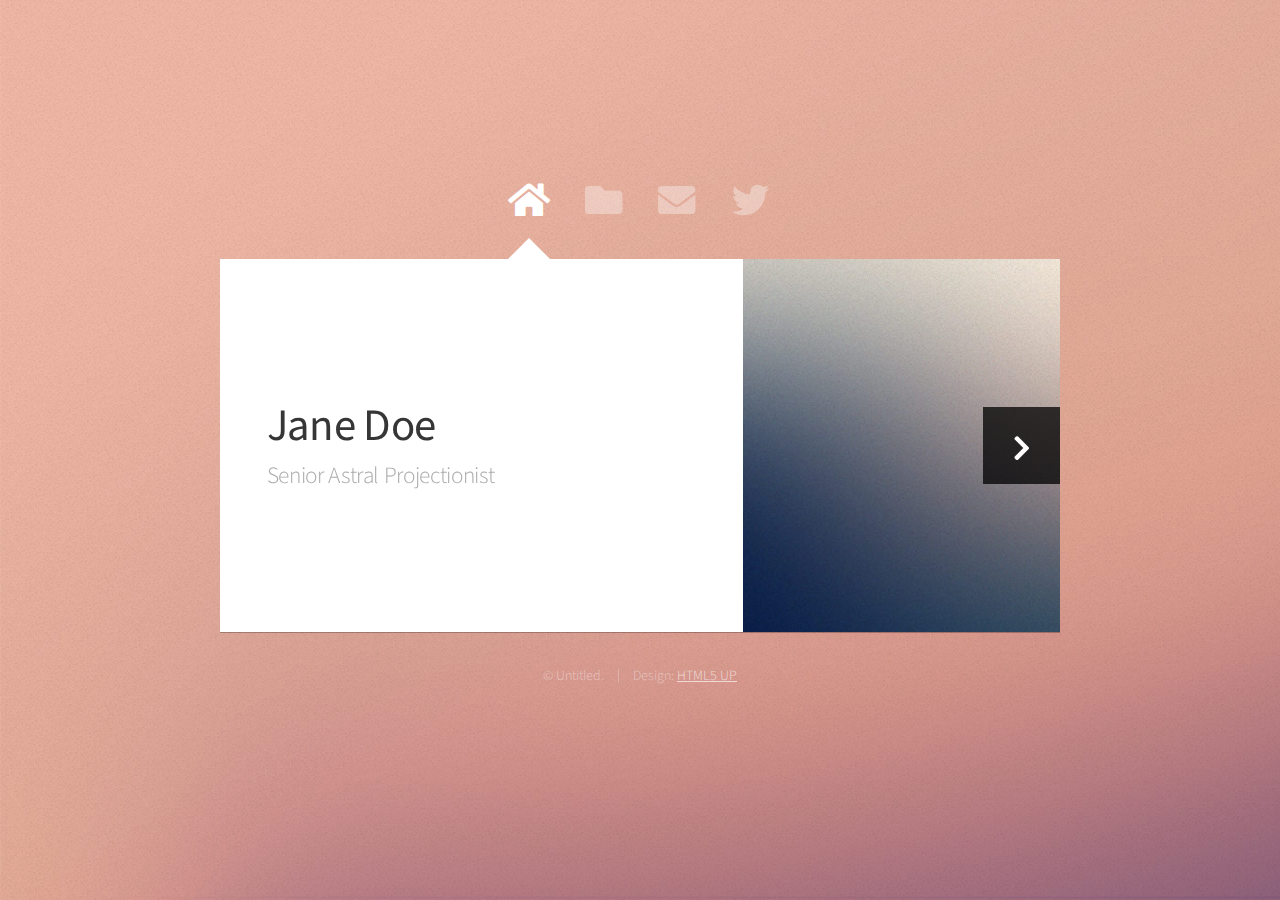
<file: hasan/html5up-astral/index.html>
<!DOCTYPE HTML>
<!--
	Astral by HTML5 UP
	html5up.net | @ajlkn
	Free for personal and commercial use under the CCA 3.0 license (html5up.net/license)
-->
<html>
	<head>
		<title>My profile</title>
		<meta charset="utf-8" />
		<meta name="viewport" content="width=device-width, initial-scale=1, user-scalable=no" />
		<link rel="stylesheet" href="assets/css/main.css" />
		<noscript><link rel="stylesheet" href="assets/css/noscript.css" /></noscript>
	</head>
	<body class="is-preload">

		<!-- Wrapper-->
			<div id="wrapper">

				<!-- Nav -->
					<nav id="nav">
						<a href="#" class="icon solid fa-home"><span>Home</span></a>
						<a href="#work" class="icon solid fa-folder"><span>Work</span></a>
						<a href="#contact" class="icon solid fa-envelope"><span>Contact</span></a>
						<a href="www.linkedin.com/in/md-hasan-mozumder" class="icon brands fa-twitter"><span>Linkedin</span></a>
					</nav>

				<!-- Main -->
					<div id="main">

						<!-- Me -->
							<article id="home" class="panel intro">
								<header>
									<h1>Jane Doe</h1>
									<p>Senior Astral Projectionist</p>
								</header>
								<a href="#work" class="jumplink pic">
									<span class="arrow icon solid fa-chevron-right"><span>See my work</span></span>
									<img src="images/me.jpg" alt="" />
								</a>
							</article>

						<!-- Work -->
							<article id="work" class="panel">
								<header>
									<h2>Work</h2>
								</header>
								<p>
									Phasellus enim sapien, blandit ullamcorper elementum eu, condimentum eu elit.
									Vestibulum ante ipsum primis in faucibus orci luctus et ultrices posuere cubilia
									luctus elit eget interdum.
								</p>
								<section>
									<div class="row">
										<div class="col-4 col-6-medium col-12-small">
											<a href="#" class="image fit"><img src="images/pic01.jpg" alt=""></a>
										</div>
										<div class="col-4 col-6-medium col-12-small">
											<a href="#" class="image fit"><img src="images/pic02.jpg" alt=""></a>
										</div>
										<div class="col-4 col-6-medium col-12-small">
											<a href="#" class="image fit"><img src="images/pic03.jpg" alt=""></a>
										</div>
										<div class="col-4 col-6-medium col-12-small">
											<a href="#" class="image fit"><img src="images/pic04.jpg" alt=""></a>
										</div>
										<div class="col-4 col-6-medium col-12-small">
											<a href="#" class="image fit"><img src="images/pic05.jpg" alt=""></a>
										</div>
										<div class="col-4 col-6-medium col-12-small">
											<a href="#" class="image fit"><img src="images/pic06.jpg" alt=""></a>
										</div>
										<div class="col-4 col-6-medium col-12-small">
											<a href="#" class="image fit"><img src="images/pic07.jpg" alt=""></a>
										</div>
										<div class="col-4 col-6-medium col-12-small">
											<a href="#" class="image fit"><img src="images/pic08.jpg" alt=""></a>
										</div>
										<div class="col-4 col-6-medium col-12-small">
											<a href="#" class="image fit"><img src="images/pic09.jpg" alt=""></a>
										</div>
										<div class="col-4 col-6-medium col-12-small">
											<a href="#" class="image fit"><img src="images/pic10.jpg" alt=""></a>
										</div>
										<div class="col-4 col-6-medium col-12-small">
											<a href="#" class="image fit"><img src="images/pic11.jpg" alt=""></a>
										</div>
										<div class="col-4 col-6-medium col-12-small">
											<a href="#" class="image fit"><img src="images/pic12.jpg" alt=""></a>
										</div>
									</div>
								</section>
							</article>

						<!-- Contact -->
							<article id="contact" class="panel">
								<header>
									<h2>Contact Me</h2>
								</header>
								<form action="#" method="post">
									<div>
										<div class="row">
											<div class="col-6 col-12-medium">
												<input type="text" name="name" placeholder="Name" />
											</div>
											<div class="col-6 col-12-medium">
												<input type="text" name="email" placeholder="Email" />
											</div>
											<div class="col-12">
												<input type="text" name="subject" placeholder="Subject" />
											</div>
											<div class="col-12">
												<textarea name="message" placeholder="Message" rows="6"></textarea>
											</div>
											<div class="col-12">
												<input type="submit" value="Send Message" />
											</div>
										</div>
									</div>
								</form>
							</article>

					</div>

				<!-- Footer -->
					<div id="footer">
						<ul class="copyright">
							<li>&copy; Untitled.</li><li>Design: <a href="http://html5up.net">HTML5 UP</a></li>
						</ul>
					</div>

			</div>

		<!-- Scripts -->
			<script src="assets/js/jquery.min.js"></script>
			<script src="assets/js/browser.min.js"></script>
			<script src="assets/js/breakpoints.min.js"></script>
			<script src="assets/js/util.js"></script>
			<script src="assets/js/main.js"></script>

	</body>
</html>
</file>
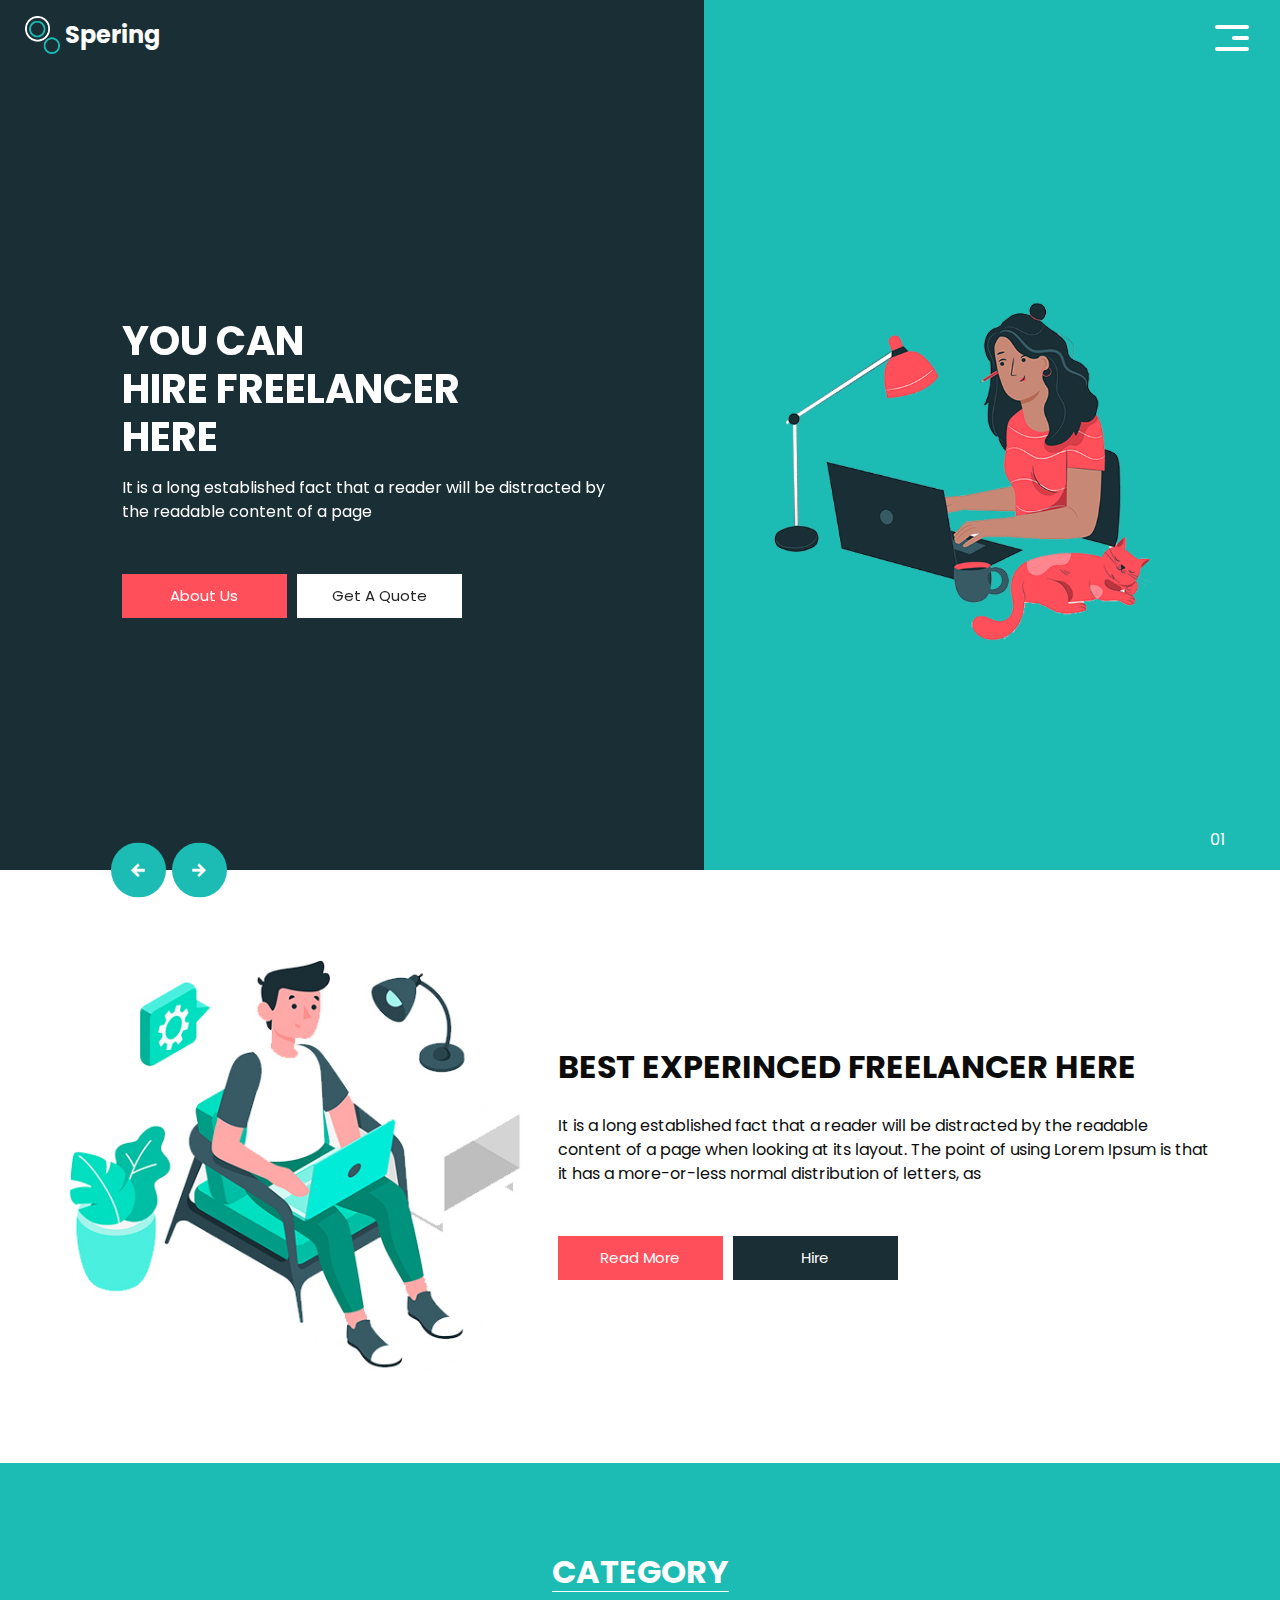
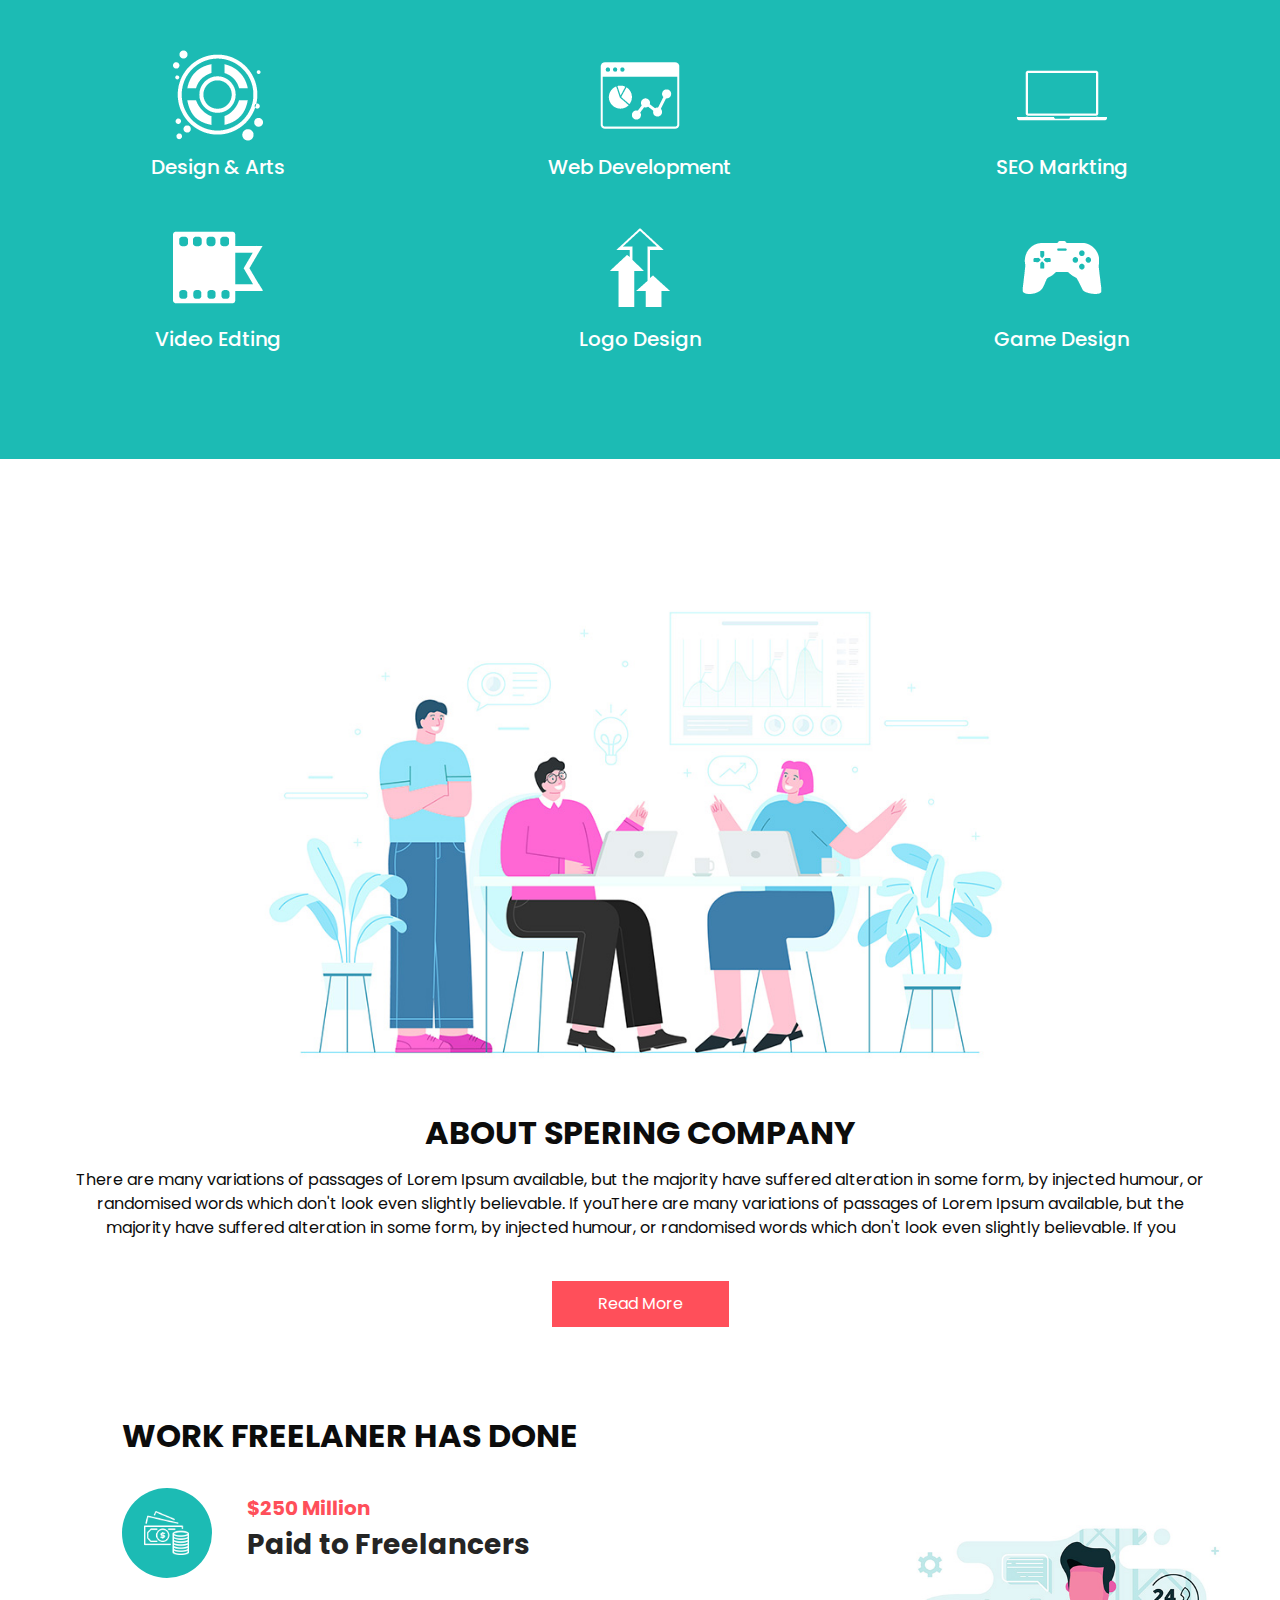
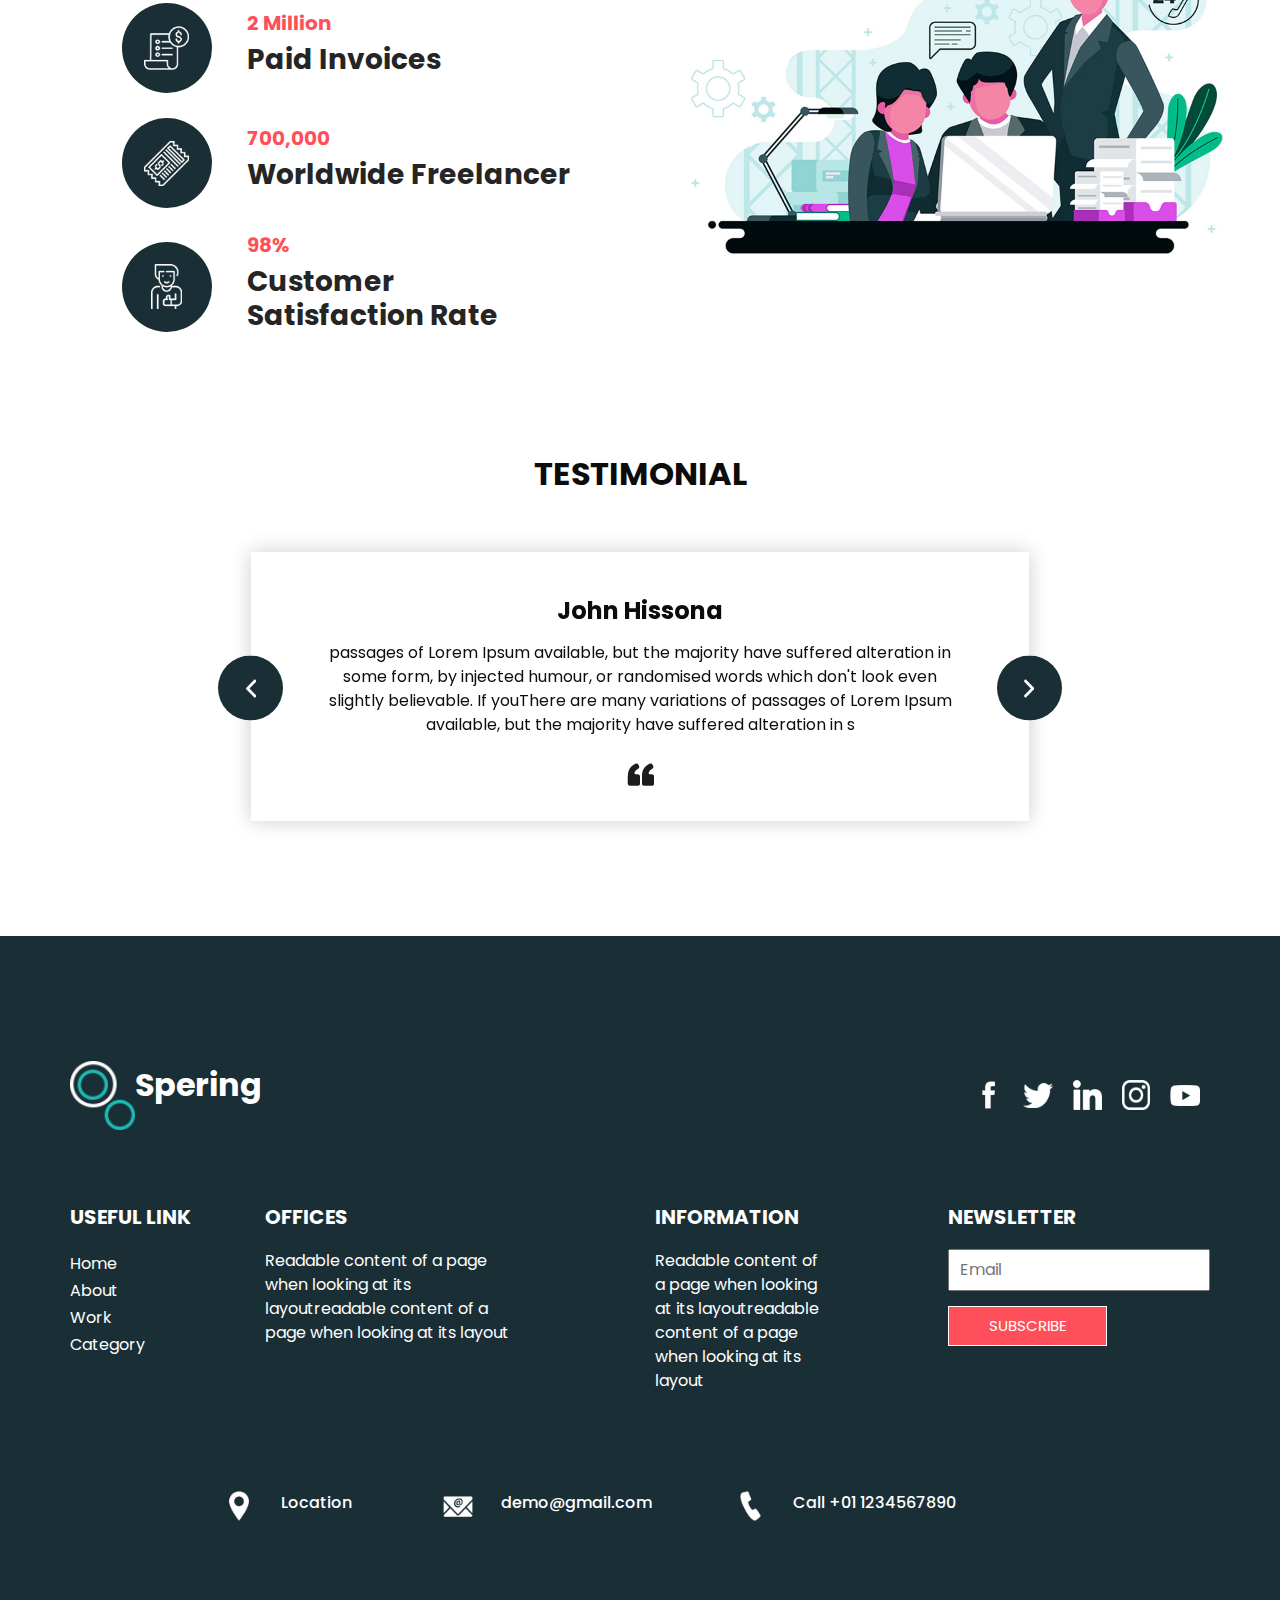
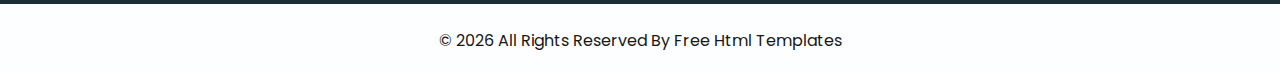
<file: hasan/Spering Free Website Template - Free-CSS.com/spering-html/index.html>
<!DOCTYPE html>
<html>

<head>
  <!-- Basic -->
  <meta charset="utf-8" />
  <meta http-equiv="X-UA-Compatible" content="IE=edge" />
  <!-- Mobile Metas -->
  <meta name="viewport" content="width=device-width, initial-scale=1, shrink-to-fit=no" />
  <!-- Site Metas -->
  <meta name="keywords" content="" />
  <meta name="description" content="" />
  <meta name="author" content="" />

  <title>Spering</title>

  <!-- bootstrap core css -->
  <link rel="stylesheet" type="text/css" href="css/bootstrap.css" />

  <link href="https://fonts.googleapis.com/css?family=Poppins:400,700&display=swap" rel="stylesheet">
  <!-- Custom styles for this template -->
  <link href="css/style.css" rel="stylesheet" />
  <!-- responsive style -->
  <link href="css/responsive.css" rel="stylesheet" />
</head>

<body>
  <div class="hero_area">
    <!-- header section strats -->
    <header class="header_section">
      <div class="container-fluid">
        <nav class="navbar navbar-expand-lg custom_nav-container">
          <a class="navbar-brand" href="index.html">
            <img src="images/logo.png" alt="" />
            <span>
              Spering
            </span>
          </a>
          <button class="navbar-toggler" type="button" data-toggle="collapse" data-target="#navbarSupportedContent" aria-controls="navbarSupportedContent" aria-expanded="false" aria-label="Toggle navigation">
            <span class="navbar-toggler-icon"></span>
          </button>

          <div class="collapse navbar-collapse" id="navbarSupportedContent">
            <ul class="navbar-nav  ">
              <li class="nav-item active">
                <a class="nav-link" href="index.html">Home <span class="sr-only">(current)</span></a>
              </li>
              <li class="nav-item">
                <a class="nav-link" href="about.html"> About</a>
              </li>
              <li class="nav-item">
                <a class="nav-link" href="work.html">Work </a>
              </li>
              <li class="nav-item">
                <a class="nav-link" href="category.html"> Category </a>
              </li>
            </ul>
            <div class="user_option">
              <a href="">
                <span>
                  Login
                </span>
              </a>
              <form class="form-inline my-2 my-lg-0 ml-0 ml-lg-4 mb-3 mb-lg-0">
                <button class="btn  my-2 my-sm-0 nav_search-btn" type="submit"></button>
              </form>
            </div>
          </div>
          <div>
            <div class="custom_menu-btn ">
              <button>
                <span class=" s-1">

                </span>
                <span class="s-2">

                </span>
                <span class="s-3">

                </span>
              </button>
            </div>
          </div>

        </nav>
      </div>
    </header>
    <!-- end header section -->
    <!-- slider section -->
    <section class="slider_section ">
      <div class="carousel_btn-container">
        <a class="carousel-control-prev" href="#carouselExampleIndicators" role="button" data-slide="prev">
          <span class="sr-only">Previous</span>
        </a>
        <a class="carousel-control-next" href="#carouselExampleIndicators" role="button" data-slide="next">
          <span class="sr-only">Next</span>
        </a>
      </div>
      <div id="carouselExampleIndicators" class="carousel slide" data-ride="carousel">
        <ol class="carousel-indicators">
          <li data-target="#carouselExampleIndicators" data-slide-to="0" class="active">01</li>
          <li data-target="#carouselExampleIndicators" data-slide-to="1">02</li>
          <li data-target="#carouselExampleIndicators" data-slide-to="2">03</li>
        </ol>
        <div class="carousel-inner">
          <div class="carousel-item active">
            <div class="container-fluid">
              <div class="row">
                <div class="col-md-5 offset-md-1">
                  <div class="detail-box">
                    <h1>
                      You Can <br>
                      Hire Freelancer <br>
                      Here
                    </h1>
                    <p>
                      It is a long established fact that a reader will be distracted by
                      the readable content of a page
                    </p>
                    <div class="btn-box">
                      <a href="" class="btn-1">
                        About Us
                      </a>
                      <a href="" class="btn-2">
                        Get A Quote
                      </a>
                    </div>
                  </div>
                </div>
                <div class="offset-md-1 col-md-4 img-container">
                  <div class="img-box">
                    <img src="images/slider-img.png" alt="">
                  </div>
                </div>
              </div>
            </div>
          </div>
          <div class="carousel-item ">
            <div class="container-fluid">
              <div class="row">
                <div class="col-md-5 offset-md-1">
                  <div class="detail-box">
                    <h1>
                      You Can <br>
                      Hire Freelancer <br>
                      Here
                    </h1>
                    <p>
                      It is a long established fact that a reader will be distracted by
                      the readable content of a page
                    </p>
                    <div class="btn-box">
                      <a href="" class="btn-1">
                        About Us
                      </a>
                      <a href="" class="btn-2">
                        Get A Quote
                      </a>
                    </div>
                  </div>
                </div>
                <div class="offset-md-1 col-md-4 img-container">
                  <div class="img-box">
                    <img src="images/slider-img.png" alt="">
                  </div>
                </div>
              </div>
            </div>
          </div>
          <div class="carousel-item ">
            <div class="container-fluid">
              <div class="row">
                <div class="col-md-5 offset-md-1">
                  <div class="detail-box">
                    <h1>
                      You Can <br>
                      Hire Freelancer <br>
                      Here
                    </h1>
                    <p>
                      It is a long established fact that a reader will be distracted by
                      the readable content of a page
                    </p>
                    <div class="btn-box">
                      <a href="" class="btn-1">
                        About Us
                      </a>
                      <a href="" class="btn-2">
                        Get A Quote
                      </a>
                    </div>
                  </div>
                </div>
                <div class="offset-md-1 col-md-4 img-container">
                  <div class="img-box">
                    <img src="images/slider-img.png" alt="">
                  </div>
                </div>
              </div>
            </div>
          </div>
        </div>

      </div>

    </section>
    <!-- end slider section -->
  </div>


  <!-- experience section -->

  <section class="experience_section layout_padding">
    <div class="container">
      <div class="row">
        <div class="col-md-5">
          <div class="img-box">
            <img src="images/experience-img.jpg" alt="">
          </div>
        </div>
        <div class="col-md-7">
          <div class="detail-box">
            <div class="heading_container">
              <h2>
                Best Experinced Freelancer Here
              </h2>
            </div>
            <p>
              It is a long established fact that a reader will be distracted by the readable content of a page when looking at its layout. The point of using Lorem Ipsum is that it has a more-or-less normal distribution of letters, as
            </p>
            <div class="btn-box">
              <a href="" class="btn-1">
                Read More
              </a>
              <a href="" class="btn-2">
                Hire
              </a>
            </div>
          </div>
        </div>

      </div>
    </div>
  </section>

  <!-- end experience section -->

  <!-- category section -->

  <section class="category_section layout_padding">
    <div class="container">
      <div class="heading_container">
        <h2>
          Category
        </h2>
      </div>
      <div class="category_container">
        <div class="box">
          <div class="img-box">
            <img src="images/c1.png" alt="">
          </div>
          <div class="detail-box">
            <h5>
              Design & Arts
            </h5>
          </div>
        </div>
        <div class="box">
          <div class="img-box">
            <img src="images/c2.png" alt="">
          </div>
          <div class="detail-box">
            <h5>
              Web Development
            </h5>
          </div>
        </div>
        <div class="box">
          <div class="img-box">
            <img src="images/c3.png" alt="">
          </div>
          <div class="detail-box">
            <h5>
              SEO Markting
            </h5>
          </div>
        </div>
        <div class="box">
          <div class="img-box">
            <img src="images/c4.png" alt="">
          </div>
          <div class="detail-box">
            <h5>
              Video Edting
            </h5>
          </div>
        </div>
        <div class="box">
          <div class="img-box">
            <img src="images/c5.png" alt="">
          </div>
          <div class="detail-box">
            <h5>
              Logo Design
            </h5>
          </div>
        </div>
        <div class="box">
          <div class="img-box">
            <img src="images/c6.png" alt="">
          </div>
          <div class="detail-box">
            <h5>
              Game Design
            </h5>
          </div>
        </div>
      </div>
    </div>
  </section>


  <!-- end category section -->

  <!-- about section -->

  <section class="about_section layout_padding">
    <div class="container">
      <div class="row">
        <div class="col-md-10 col-lg-9 mx-auto">
          <div class="img-box">
            <img src="images/about-img.jpg" alt="">
          </div>
        </div>
      </div>
      <div class="detail-box">
        <h2>
          About Spering Company
        </h2>
        <p>
          There are many variations of passages of Lorem Ipsum available, but the majority have suffered alteration in some form, by injected humour, or randomised words which don't look even slightly believable. If youThere are many variations of passages of Lorem Ipsum available, but the majority have suffered alteration in some form, by injected humour, or randomised words which don't look even slightly believable. If you
        </p>
        <a href="">
          Read More
        </a>
      </div>
    </div>
  </section>

  <!-- end about section -->

  <!-- freelance section -->

  <section class="freelance_section ">
    <div id="accordion">
      <div class="container-fluid">
        <div class="row">
          <div class="col-md-5 offset-md-1">
            <div class="detail-box">
              <div class="heading_container">
                <h2>
                  Work Freelaner Has Done
                </h2>
              </div>
              <div class="tab_container">
                <div class="t-link-box" data-toggle="collapse" data-target="#collapseOne" aria-expanded="true" aria-controls="collapseOne">
                  <div class="img-box">
                    <img src="images/f1.png" alt="">
                  </div>
                  <div class="detail-box">
                    <h5>
                      $250 Million
                    </h5>
                    <h3>
                      Paid to Freelancers
                    </h3>
                  </div>
                </div>
                <div class="t-link-box collapsed" data-toggle="collapse" data-target="#collapseTwo" aria-expanded="false" aria-controls="collapseTwo">
                  <div class="img-box">
                    <img src="images/f2.png" alt="">
                  </div>
                  <div class="detail-box">
                    <h5>
                      2 Million
                    </h5>
                    <h3>
                      Paid Invoices
                    </h3>
                  </div>
                </div>
                <div class="t-link-box collapsed" data-toggle="collapse" data-target="#collapseThree" aria-expanded="false" aria-controls="collapseThree">
                  <div class="img-box">
                    <img src="images/f3.png" alt="">
                  </div>
                  <div class="detail-box">
                    <h5>
                      700,000
                    </h5>
                    <h3>
                      Worldwide Freelancer
                    </h3>
                  </div>
                </div>
                <div class="t-link-box collapsed" data-toggle="collapse" data-target="#collapseFour" aria-expanded="false" aria-controls="collapseFour">
                  <div class="img-box">
                    <img src="images/f4.png" alt="">
                  </div>
                  <div class="detail-box">
                    <h5>
                      98%
                    </h5>
                    <h3>
                      Customer <br>
                      Satisfaction Rate
                    </h3>
                  </div>
                </div>
              </div>
            </div>
          </div>
          <div class="col-md-6">
            <div class="collapse show" id="collapseOne" aria-labelledby="headingOne" data-parent="#accordion">
              <div class="img-box">
                <img src="images/freelance-img.jpg" alt="">
              </div>
            </div>
            <div class="collapse" id="collapseTwo" aria-labelledby="headingTwo" data-parent="#accordion">
              <div class="img-box">
                <img src="images/freelance-img.jpg" alt="">
              </div>
            </div>
            <div class="collapse" id="collapseThree" aria-labelledby="headingThree" data-parent="#accordion">
              <div class="img-box">
                <img src="images/freelance-img.jpg" alt="">
              </div>
            </div>
            <div class="collapse" id="collapseFour" aria-labelledby="headingfour" data-parent="#accordion">
              <div class="img-box">
                <img src="images/freelance-img.jpg" alt="">
              </div>
            </div>
          </div>
        </div>
      </div>
    </div>
  </section>

  <!-- end freelance section -->

  <!-- client section -->

  <section class="client_section layout_padding">
    <div class="container">
      <div class="row">
        <div class="col-lg-9 col-md-10 mx-auto">
          <div class="heading_container">
            <h2>
              Testimonial
            </h2>
          </div>
          <div id="carouselExampleControls" class="carousel slide" data-ride="carousel">
            <div class="carousel-inner">
              <div class="carousel-item active">
                <div class="detail-box">
                  <h4>
                    John Hissona
                  </h4>
                  <p>
                    passages of Lorem Ipsum available, but the majority have suffered alteration in some form, by injected humour, or randomised words which don't look even slightly believable. If youThere are many variations of passages of Lorem Ipsum available, but the majority have suffered alteration in s
                  </p>
                  <img src="images/quote.png" alt="">
                </div>
              </div>
              <div class="carousel-item">
                <div class="detail-box">
                  <h4>
                    John Hissona
                  </h4>
                  <p>
                    passages of Lorem Ipsum available, but the majority have suffered alteration in some form, by injected humour, or randomised words which don't look even slightly believable. If youThere are many variations of passages of Lorem Ipsum available, but the majority have suffered alteration in s
                  </p>
                  <img src="images/quote.png" alt="">
                </div>
              </div>
              <div class="carousel-item">
                <div class="detail-box">
                  <h4>
                    John Hissona
                  </h4>
                  <p>
                    passages of Lorem Ipsum available, but the majority have suffered alteration in some form, by injected humour, or randomised words which don't look even slightly believable. If youThere are many variations of passages of Lorem Ipsum available, but the majority have suffered alteration in s
                  </p>
                  <img src="images/quote.png" alt="">
                </div>
              </div>
            </div>
            <a class="carousel-control-prev" href="#carouselExampleControls" role="button" data-slide="prev">
              <span class="sr-only">Previous</span>
            </a>
            <a class="carousel-control-next" href="#carouselExampleControls" role="button" data-slide="next">
              <span class="sr-only">Next</span>
            </a>
          </div>
        </div>
      </div>
    </div>
  </section>

  <!-- end client section -->



  <!-- info section -->

  <section class="info_section ">
    <div class="info_container layout_padding-top">
      <div class="container">
        <div class="info_top">
          <div class="info_logo">
            <img src="images/logo.png" alt="" />
            <span>
              Spering
            </span>
          </div>
          <div class="social_box">
            <a href="#">
              <img src="images/fb.png" alt="">
            </a>
            <a href="#">
              <img src="images/twitter.png" alt="">
            </a>
            <a href="#">
              <img src="images/linkedin.png" alt="">
            </a>
            <a href="#">
              <img src="images/instagram.png" alt="">
            </a>
            <a href="#">
              <img src="images/youtube.png" alt="">
            </a>
          </div>
        </div>

        <div class="info_main">
          <div class="row">
            <div class="col-md-3 col-lg-2">
              <div class="info_link-box">
                <h5>
                  Useful Link
                </h5>
                <ul>
                  <li class=" active">
                    <a class="" href="index.html">Home <span class="sr-only">(current)</span></a>
                  </li>
                  <li class="">
                    <a class="" href="about.html">About </a>
                  </li>
                  <li class="">
                    <a class="" href="work.html">Work </a>
                  </li>
                  <li class="">
                    <a class="" href="category.html">Category </a>
                  </li>
                </ul>
              </div>
            </div>
            <div class="col-md-3 ">
              <h5>
                Offices
              </h5>
              <p>
                Readable content of a page when looking at its layoutreadable content of a page when looking at its layout
              </p>
            </div>

            <div class="col-md-3 col-lg-2 offset-lg-1">
              <h5>
                Information
              </h5>
              <p>
                Readable content of a page when looking at its layoutreadable content of a page when looking at its layout
              </p>
            </div>

            <div class="col-md-3  offset-lg-1">
              <div class="info_form ">
                <h5>
                  Newsletter
                </h5>
                <form action="">
                  <input type="email" placeholder="Email">
                  <button>
                    Subscribe
                  </button>
                </form>
              </div>
            </div>
          </div>
        </div>
        <div class="row">
          <div class="col-lg-9 col-md-10 mx-auto">
            <div class="info_contact layout_padding2">
              <div class="row">
                <div class="col-md-3">
                  <a href="#" class="link-box">
                    <div class="img-box">
                      <img src="images/location.png" alt="">
                    </div>
                    <div class="detail-box">
                      <h6>
                        Location
                      </h6>
                    </div>
                  </a>
                </div>
                <div class="col-md-4">
                  <a href="#" class="link-box">
                    <div class="img-box">
                      <img src="images/mail.png" alt="">
                    </div>
                    <div class="detail-box">
                      <h6>
                        demo@gmail.com
                      </h6>
                    </div>
                  </a>
                </div>
                <div class="col-md-5">
                  <a href="#" class="link-box">
                    <div class="img-box">
                      <img src="images/call.png" alt="">
                    </div>
                    <div class="detail-box">
                      <h6>
                        Call +01 1234567890
                      </h6>
                    </div>
                  </a>
                </div>
              </div>
            </div>
          </div>
        </div>

      </div>
    </div>
  </section>

  <!-- end info section -->

  <!-- footer section -->
  <footer class="container-fluid footer_section ">
    <div class="container">
      <p>
        &copy; <span id="displayDate"></span> All Rights Reserved By
        <a href="https://html.design/">Free Html Templates</a>
      </p>
    </div>
  </footer>
  <!-- end  footer section -->


  <script src="js/jquery-3.4.1.min.js"></script>
  <script src="js/bootstrap.js"></script>
  <script src="js/custom.js"></script>


</body>
</body>

</html>
</file>
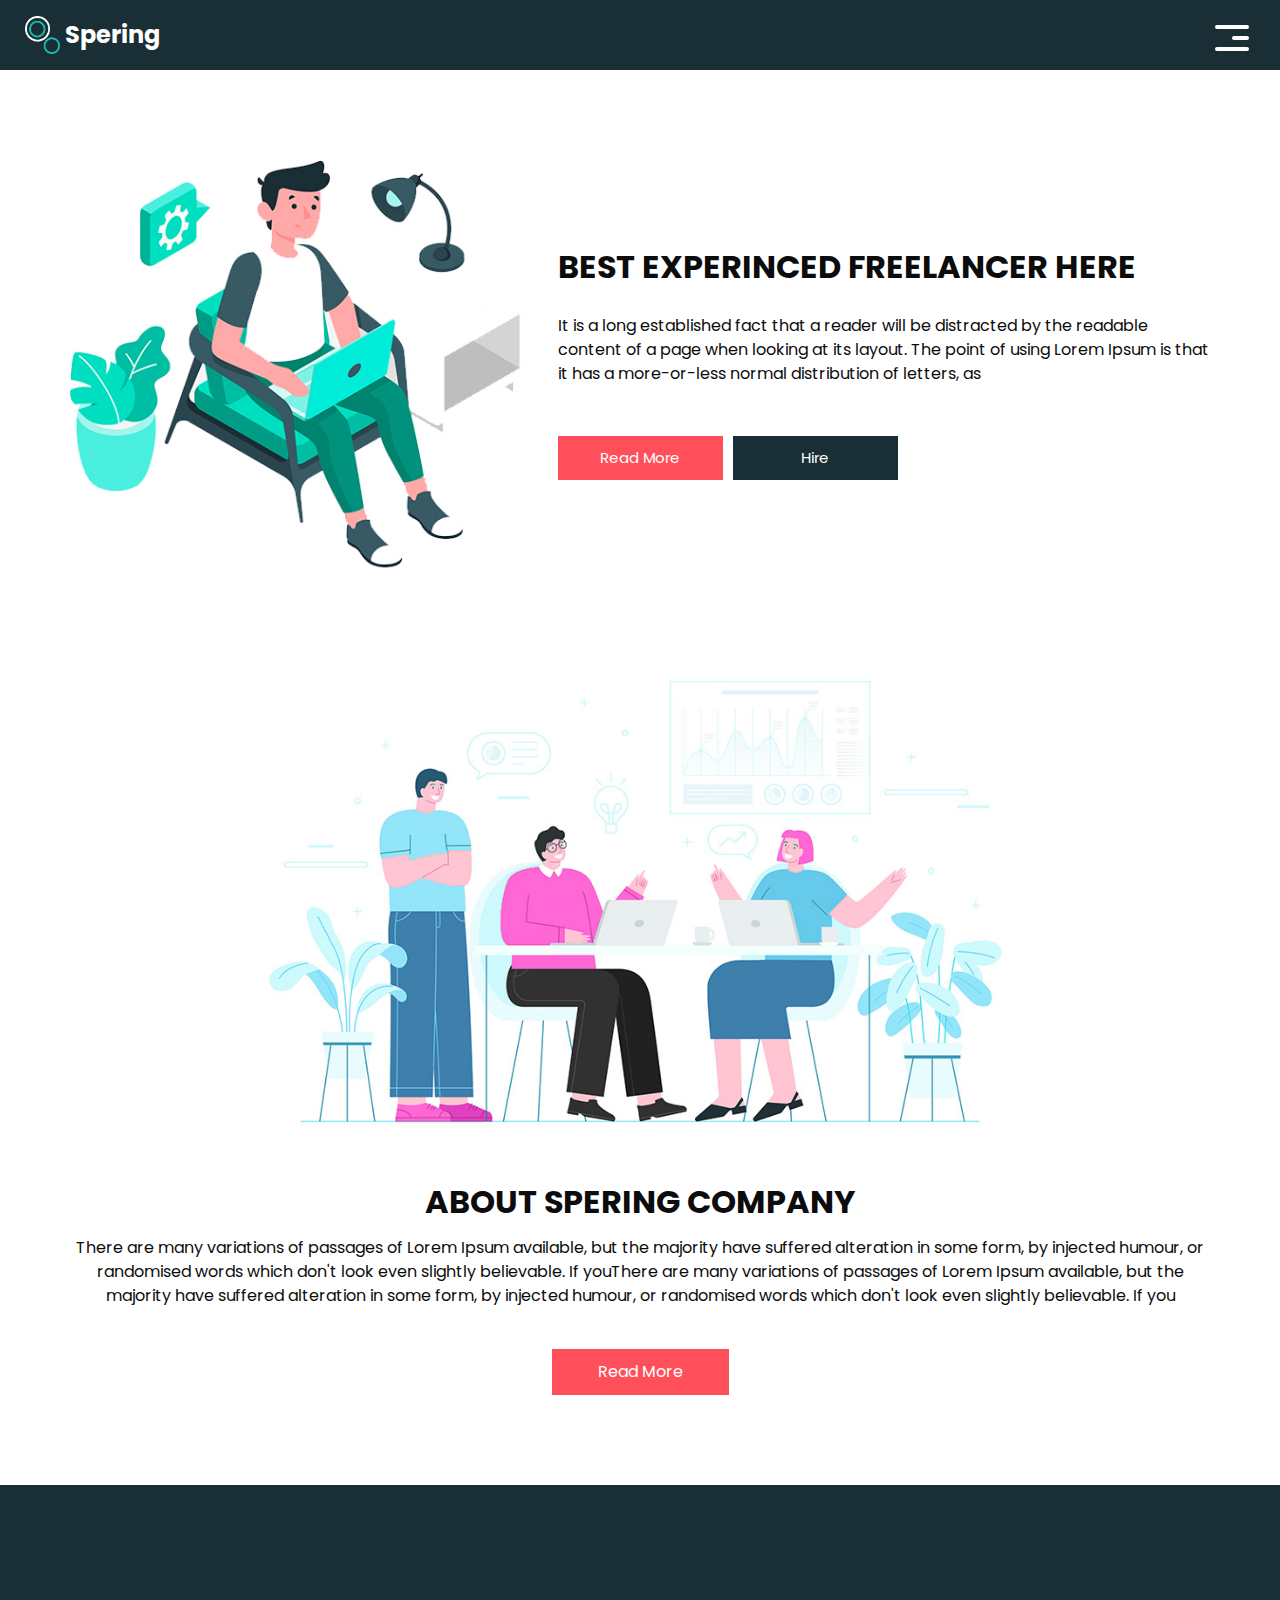
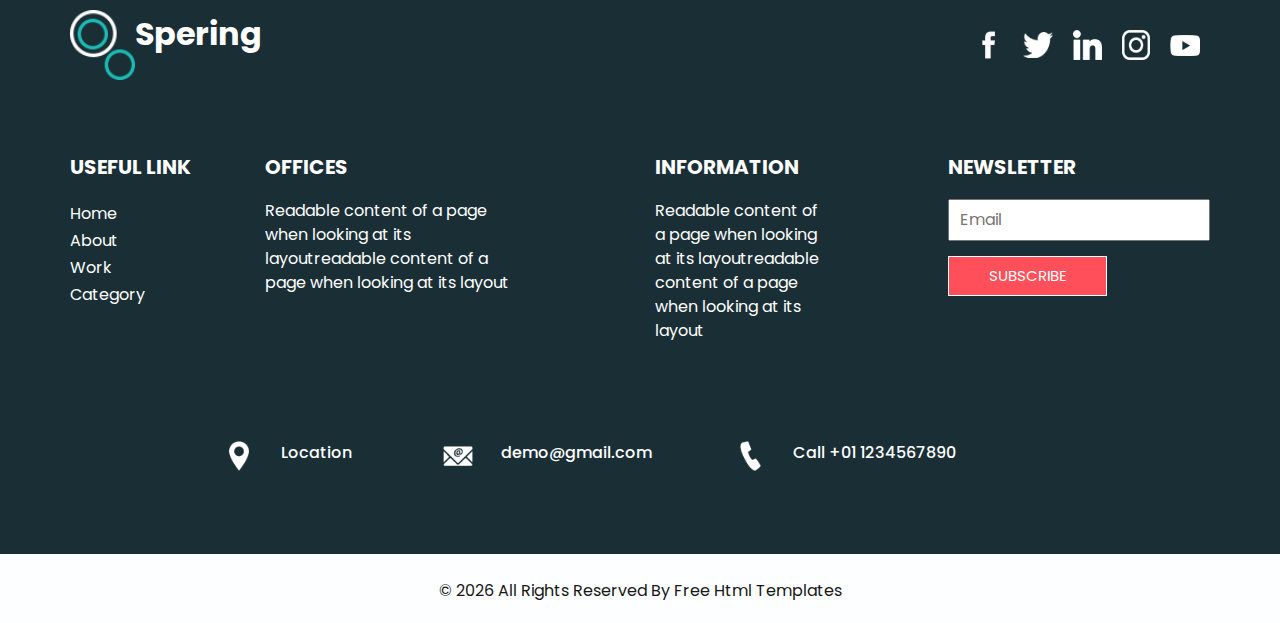
<file: hasan/Spering Free Website Template - Free-CSS.com/spering-html/about.html>
<!DOCTYPE html>
<html>

<head>
  <!-- Basic -->
  <meta charset="utf-8" />
  <meta http-equiv="X-UA-Compatible" content="IE=edge" />
  <!-- Mobile Metas -->
  <meta name="viewport" content="width=device-width, initial-scale=1, shrink-to-fit=no" />
  <!-- Site Metas -->
  <meta name="keywords" content="" />
  <meta name="description" content="" />
  <meta name="author" content="" />

  <title>Spering</title>

  <!-- bootstrap core css -->
  <link rel="stylesheet" type="text/css" href="css/bootstrap.css" />

  <link href="https://fonts.googleapis.com/css?family=Poppins:400,700&display=swap" rel="stylesheet">
  <!-- Custom styles for this template -->
  <link href="css/style.css" rel="stylesheet" />
  <!-- responsive style -->
  <link href="css/responsive.css" rel="stylesheet" />
</head>

<body class="sub_page">
  <div class="hero_area">
    <!-- header section strats -->
    <header class="header_section">
      <div class="container-fluid">
        <nav class="navbar navbar-expand-lg custom_nav-container">
          <a class="navbar-brand" href="index.html">
            <img src="images/logo.png" alt="" />
            <span>
              Spering
            </span>
          </a>
          <button class="navbar-toggler" type="button" data-toggle="collapse" data-target="#navbarSupportedContent" aria-controls="navbarSupportedContent" aria-expanded="false" aria-label="Toggle navigation">
            <span class="navbar-toggler-icon"></span>
          </button>

          <div class="collapse navbar-collapse" id="navbarSupportedContent">
            <ul class="navbar-nav  ">
              <li class="nav-item">
                <a class="nav-link" href="index.html">Home <span class="sr-only">(current)</span></a>
              </li>
              <li class="nav-item active">
                <a class="nav-link" href="about.html"> About</a>
              </li>
              <li class="nav-item">
                <a class="nav-link" href="work.html">Work </a>
              </li>
              <li class="nav-item">
                <a class="nav-link" href="category.html"> Category </a>
              </li>
            </ul>
            <div class="user_option">
              <a href="">
                <span>
                  Login
                </span>
              </a>
              <form class="form-inline my-2 my-lg-0 ml-0 ml-lg-4 mb-3 mb-lg-0">
                <button class="btn  my-2 my-sm-0 nav_search-btn" type="submit"></button>
              </form>
            </div>
          </div>
          <div>
            <div class="custom_menu-btn ">
              <button>
                <span class=" s-1">

                </span>
                <span class="s-2">

                </span>
                <span class="s-3">

                </span>
              </button>
            </div>
          </div>

        </nav>
      </div>
    </header>
    <!-- end header section -->
  </div>


  <!-- experience section -->

  <section class="experience_section layout_padding-top layout_padding2-bottom">
    <div class="container">
      <div class="row">
        <div class="col-md-5">
          <div class="img-box">
            <img src="images/experience-img.jpg" alt="">
          </div>
        </div>
        <div class="col-md-7">
          <div class="detail-box">
            <div class="heading_container">
              <h2>
                Best Experinced Freelancer Here
              </h2>
            </div>
            <p>
              It is a long established fact that a reader will be distracted by the readable content of a page when looking at its layout. The point of using Lorem Ipsum is that it has a more-or-less normal distribution of letters, as
            </p>
            <div class="btn-box">
              <a href="" class="btn-1">
                Read More
              </a>
              <a href="" class="btn-2">
                Hire
              </a>
            </div>
          </div>
        </div>

      </div>
    </div>
  </section>

  <!-- end experience section -->


  <!-- about section -->

  <section class="about_section layout_padding-bottom">
    <div class="container">
      <div class="row">
        <div class="col-md-10 col-lg-9 mx-auto">
          <div class="img-box">
            <img src="images/about-img.jpg" alt="">
          </div>
        </div>
      </div>
      <div class="detail-box">
        <h2>
          About Spering Company
        </h2>
        <p>
          There are many variations of passages of Lorem Ipsum available, but the majority have suffered alteration in some form, by injected humour, or randomised words which don't look even slightly believable. If youThere are many variations of passages of Lorem Ipsum available, but the majority have suffered alteration in some form, by injected humour, or randomised words which don't look even slightly believable. If you
        </p>
        <a href="">
          Read More
        </a>
      </div>
    </div>
  </section>

  <!-- end about section -->

  <!-- info section -->

  <section class="info_section ">
    <div class="info_container layout_padding-top">
      <div class="container">
        <div class="info_top">
          <div class="info_logo">
            <img src="images/logo.png" alt="" />
            <span>
              Spering
            </span>
          </div>
          <div class="social_box">
            <a href="#">
              <img src="images/fb.png" alt="">
            </a>
            <a href="#">
              <img src="images/twitter.png" alt="">
            </a>
            <a href="#">
              <img src="images/linkedin.png" alt="">
            </a>
            <a href="#">
              <img src="images/instagram.png" alt="">
            </a>
            <a href="#">
              <img src="images/youtube.png" alt="">
            </a>
          </div>
        </div>

        <div class="info_main">
          <div class="row">
            <div class="col-md-3 col-lg-2">
              <div class="info_link-box">
                <h5>
                  Useful Link
                </h5>
                <ul>
                  <li class=" active">
                    <a class="" href="index.html">Home <span class="sr-only">(current)</span></a>
                  </li>
                  <li class="">
                    <a class="" href="about.html">About </a>
                  </li>
                  <li class="">
                    <a class="" href="work.html">Work </a>
                  </li>
                  <li class="">
                    <a class="" href="category.html">Category </a>
                  </li>
                </ul>
              </div>
            </div>
            <div class="col-md-3 ">
              <h5>
                Offices
              </h5>
              <p>
                Readable content of a page when looking at its layoutreadable content of a page when looking at its layout
              </p>
            </div>

            <div class="col-md-3 col-lg-2 offset-lg-1">
              <h5>
                Information
              </h5>
              <p>
                Readable content of a page when looking at its layoutreadable content of a page when looking at its layout
              </p>
            </div>

            <div class="col-md-3  offset-lg-1">
              <div class="info_form ">
                <h5>
                  Newsletter
                </h5>
                <form action="">
                  <input type="email" placeholder="Email">
                  <button>
                    Subscribe
                  </button>
                </form>
              </div>
            </div>
          </div>
        </div>
        <div class="row">
          <div class="col-lg-9 col-md-10 mx-auto">
            <div class="info_contact layout_padding2">
              <div class="row">
                <div class="col-md-3">
                  <a href="#" class="link-box">
                    <div class="img-box">
                      <img src="images/location.png" alt="">
                    </div>
                    <div class="detail-box">
                      <h6>
                        Location
                      </h6>
                    </div>
                  </a>
                </div>
                <div class="col-md-4">
                  <a href="#" class="link-box">
                    <div class="img-box">
                      <img src="images/mail.png" alt="">
                    </div>
                    <div class="detail-box">
                      <h6>
                        demo@gmail.com
                      </h6>
                    </div>
                  </a>
                </div>
                <div class="col-md-5">
                  <a href="#" class="link-box">
                    <div class="img-box">
                      <img src="images/call.png" alt="">
                    </div>
                    <div class="detail-box">
                      <h6>
                        Call +01 1234567890
                      </h6>
                    </div>
                  </a>
                </div>
              </div>
            </div>
          </div>
        </div>

      </div>
    </div>
  </section>

  <!-- end info section -->

  <!-- footer section -->
  <footer class="container-fluid footer_section ">
    <div class="container">
      <p>
        &copy; <span id="displayDate"></span> All Rights Reserved By
        <a href="https://html.design/">Free Html Templates</a>
      </p>
    </div>
  </footer>
  <!-- end  footer section -->


  <script src="js/jquery-3.4.1.min.js"></script>
  <script src="js/bootstrap.js"></script>
  <script src="js/custom.js"></script>


</body>
</body>

</html>
</file>
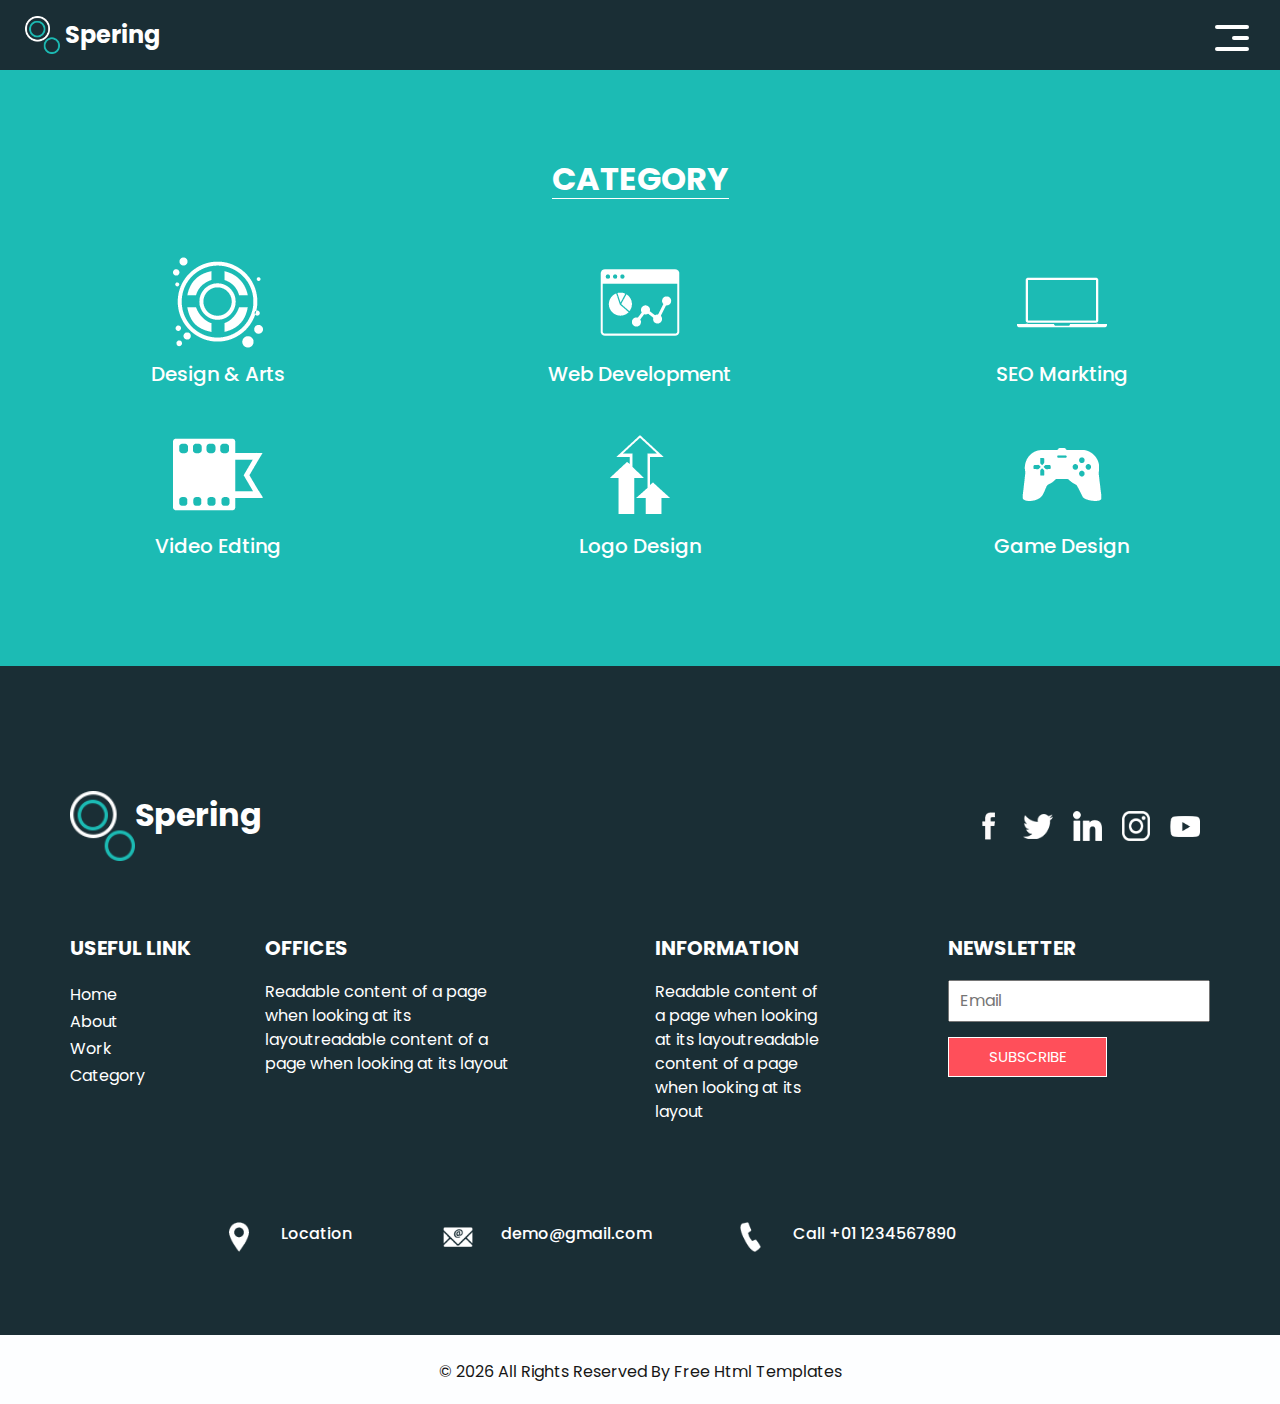
<file: hasan/Spering Free Website Template - Free-CSS.com/spering-html/category.html>
<!DOCTYPE html>
<html>

<head>
  <!-- Basic -->
  <meta charset="utf-8" />
  <meta http-equiv="X-UA-Compatible" content="IE=edge" />
  <!-- Mobile Metas -->
  <meta name="viewport" content="width=device-width, initial-scale=1, shrink-to-fit=no" />
  <!-- Site Metas -->
  <meta name="keywords" content="" />
  <meta name="description" content="" />
  <meta name="author" content="" />

  <title>Spering</title>

  <!-- bootstrap core css -->
  <link rel="stylesheet" type="text/css" href="css/bootstrap.css" />

  <link href="https://fonts.googleapis.com/css?family=Poppins:400,700&display=swap" rel="stylesheet">
  <!-- Custom styles for this template -->
  <link href="css/style.css" rel="stylesheet" />
  <!-- responsive style -->
  <link href="css/responsive.css" rel="stylesheet" />
</head>

<body class="sub_page">
  <div class="hero_area">
    <!-- header section strats -->
    <header class="header_section">
      <div class="container-fluid">
        <nav class="navbar navbar-expand-lg custom_nav-container">
          <a class="navbar-brand" href="index.html">
            <img src="images/logo.png" alt="" />
            <span>
              Spering
            </span>
          </a>
          <button class="navbar-toggler" type="button" data-toggle="collapse" data-target="#navbarSupportedContent" aria-controls="navbarSupportedContent" aria-expanded="false" aria-label="Toggle navigation">
            <span class="navbar-toggler-icon"></span>
          </button>

          <div class="collapse navbar-collapse" id="navbarSupportedContent">
            <ul class="navbar-nav  ">
              <li class="nav-item ">
                <a class="nav-link" href="index.html">Home <span class="sr-only">(current)</span></a>
              </li>
              <li class="nav-item">
                <a class="nav-link" href="about.html"> About</a>
              </li>
              <li class="nav-item">
                <a class="nav-link" href="work.html">Work </a>
              </li>
              <li class="nav-item active">
                <a class="nav-link" href="category.html"> Category </a>
              </li>
            </ul>
            <div class="user_option">
              <a href="">
                <span>
                  Login
                </span>
              </a>
              <form class="form-inline my-2 my-lg-0 ml-0 ml-lg-4 mb-3 mb-lg-0">
                <button class="btn  my-2 my-sm-0 nav_search-btn" type="submit"></button>
              </form>
            </div>
          </div>
          <div>
            <div class="custom_menu-btn ">
              <button>
                <span class=" s-1">

                </span>
                <span class="s-2">

                </span>
                <span class="s-3">

                </span>
              </button>
            </div>
          </div>

        </nav>
      </div>
    </header>
    <!-- end header section -->
  </div>

  <!-- category section -->

  <section class="category_section layout_padding">
    <div class="container">
      <div class="heading_container">
        <h2>
          Category
        </h2>
      </div>
      <div class="category_container">
        <div class="box">
          <div class="img-box">
            <img src="images/c1.png" alt="">
          </div>
          <div class="detail-box">
            <h5>
              Design & Arts
            </h5>
          </div>
        </div>
        <div class="box">
          <div class="img-box">
            <img src="images/c2.png" alt="">
          </div>
          <div class="detail-box">
            <h5>
              Web Development
            </h5>
          </div>
        </div>
        <div class="box">
          <div class="img-box">
            <img src="images/c3.png" alt="">
          </div>
          <div class="detail-box">
            <h5>
              SEO Markting
            </h5>
          </div>
        </div>
        <div class="box">
          <div class="img-box">
            <img src="images/c4.png" alt="">
          </div>
          <div class="detail-box">
            <h5>
              Video Edting
            </h5>
          </div>
        </div>
        <div class="box">
          <div class="img-box">
            <img src="images/c5.png" alt="">
          </div>
          <div class="detail-box">
            <h5>
              Logo Design
            </h5>
          </div>
        </div>
        <div class="box">
          <div class="img-box">
            <img src="images/c6.png" alt="">
          </div>
          <div class="detail-box">
            <h5>
              Game Design
            </h5>
          </div>
        </div>
      </div>
    </div>
  </section>
  <!-- end category section -->

  <!-- info section -->

  <section class="info_section ">
    <div class="info_container layout_padding-top">
      <div class="container">
        <div class="info_top">
          <div class="info_logo">
            <img src="images/logo.png" alt="" />
            <span>
              Spering
            </span>
          </div>
          <div class="social_box">
            <a href="#">
              <img src="images/fb.png" alt="">
            </a>
            <a href="#">
              <img src="images/twitter.png" alt="">
            </a>
            <a href="#">
              <img src="images/linkedin.png" alt="">
            </a>
            <a href="#">
              <img src="images/instagram.png" alt="">
            </a>
            <a href="#">
              <img src="images/youtube.png" alt="">
            </a>
          </div>
        </div>

        <div class="info_main">
          <div class="row">
            <div class="col-md-3 col-lg-2">
              <div class="info_link-box">
                <h5>
                  Useful Link
                </h5>
                <ul>
                  <li class=" active">
                    <a class="" href="index.html">Home <span class="sr-only">(current)</span></a>
                  </li>
                  <li class="">
                    <a class="" href="about.html">About </a>
                  </li>
                  <li class="">
                    <a class="" href="work.html">Work </a>
                  </li>
                  <li class="">
                    <a class="" href="category.html">Category </a>
                  </li>
                </ul>
              </div>
            </div>
            <div class="col-md-3 ">
              <h5>
                Offices
              </h5>
              <p>
                Readable content of a page when looking at its layoutreadable content of a page when looking at its layout
              </p>
            </div>

            <div class="col-md-3 col-lg-2 offset-lg-1">
              <h5>
                Information
              </h5>
              <p>
                Readable content of a page when looking at its layoutreadable content of a page when looking at its layout
              </p>
            </div>

            <div class="col-md-3  offset-lg-1">
              <div class="info_form ">
                <h5>
                  Newsletter
                </h5>
                <form action="">
                  <input type="email" placeholder="Email">
                  <button>
                    Subscribe
                  </button>
                </form>
              </div>
            </div>
          </div>
        </div>
        <div class="row">
          <div class="col-lg-9 col-md-10 mx-auto">
            <div class="info_contact layout_padding2">
              <div class="row">
                <div class="col-md-3">
                  <a href="#" class="link-box">
                    <div class="img-box">
                      <img src="images/location.png" alt="">
                    </div>
                    <div class="detail-box">
                      <h6>
                        Location
                      </h6>
                    </div>
                  </a>
                </div>
                <div class="col-md-4">
                  <a href="#" class="link-box">
                    <div class="img-box">
                      <img src="images/mail.png" alt="">
                    </div>
                    <div class="detail-box">
                      <h6>
                        demo@gmail.com
                      </h6>
                    </div>
                  </a>
                </div>
                <div class="col-md-5">
                  <a href="#" class="link-box">
                    <div class="img-box">
                      <img src="images/call.png" alt="">
                    </div>
                    <div class="detail-box">
                      <h6>
                        Call +01 1234567890
                      </h6>
                    </div>
                  </a>
                </div>
              </div>
            </div>
          </div>
        </div>

      </div>
    </div>
  </section>

  <!-- end info section -->

  <!-- footer section -->
  <footer class="container-fluid footer_section ">
    <div class="container">
      <p>
        &copy; <span id="displayDate"></span> All Rights Reserved By
        <a href="https://html.design/">Free Html Templates</a>
      </p>
    </div>
  </footer>
  <!-- end  footer section -->


  <script src="js/jquery-3.4.1.min.js"></script>
  <script src="js/bootstrap.js"></script>
  <script src="js/custom.js"></script>

</body>
</body>

</html>
</file>
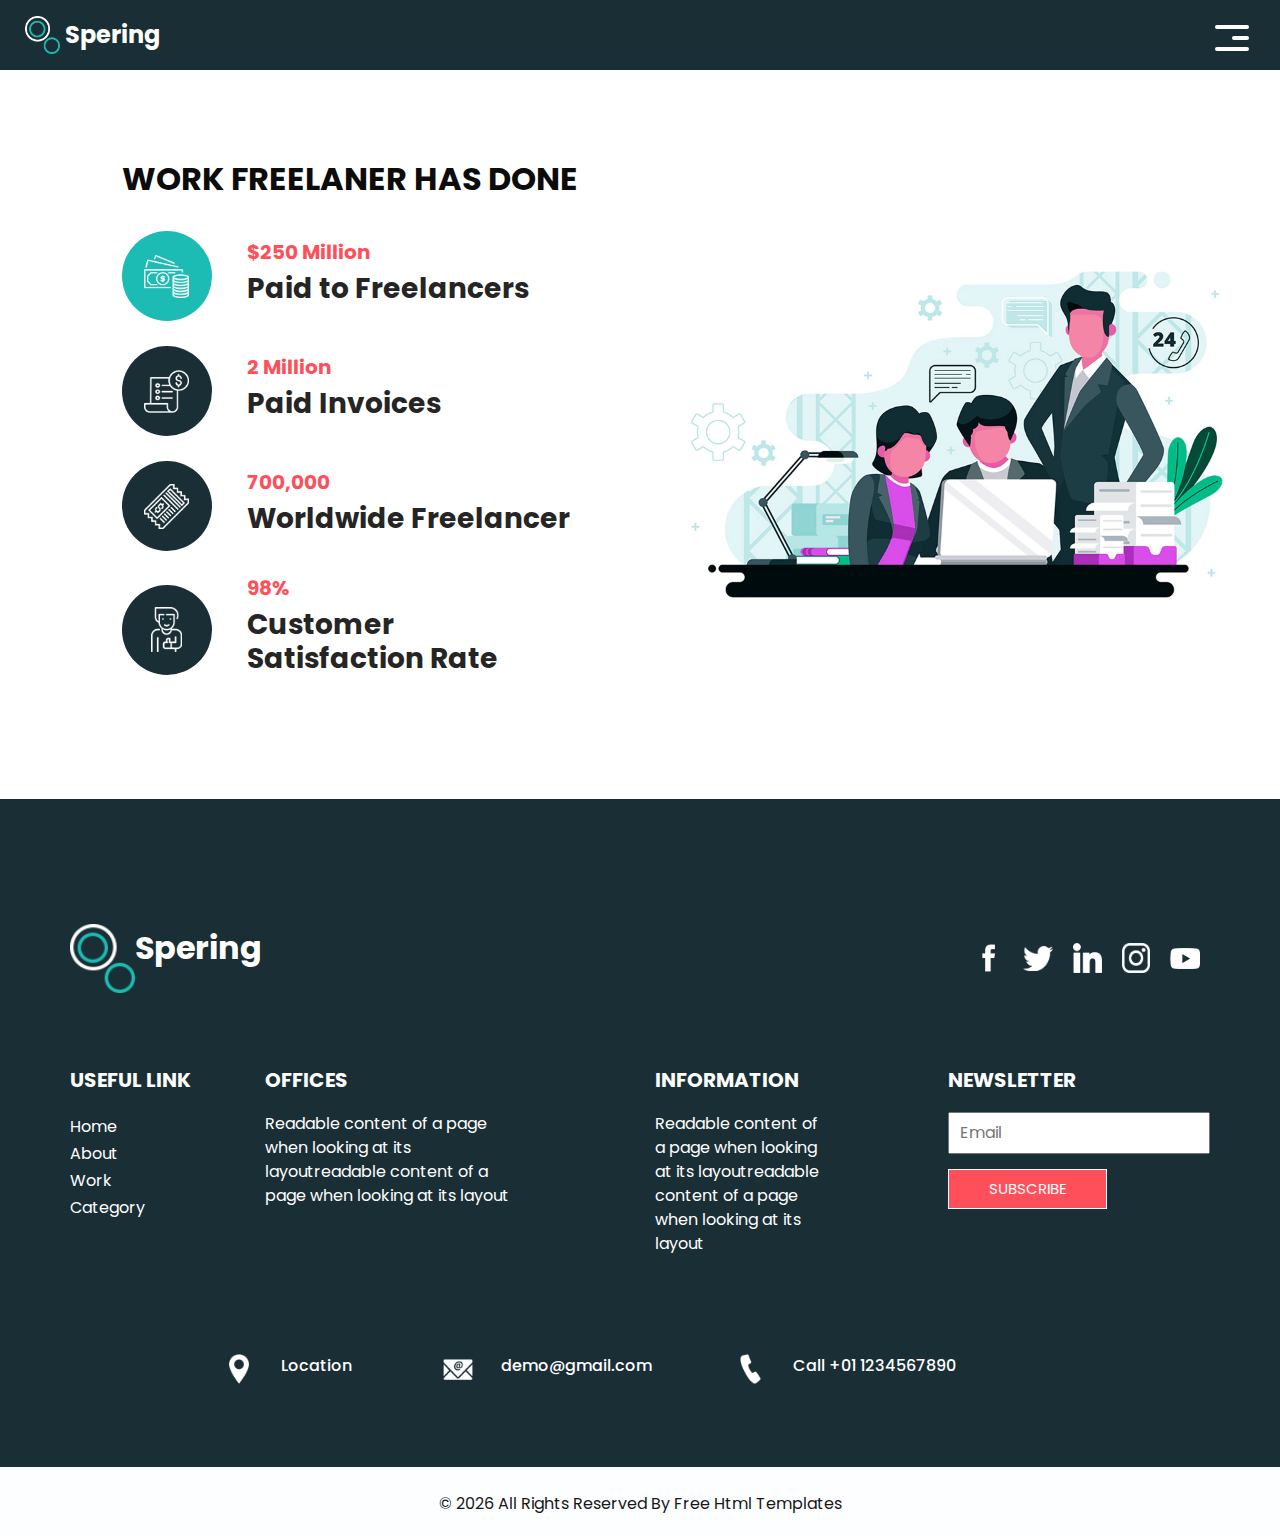
<file: hasan/Spering Free Website Template - Free-CSS.com/spering-html/work.html>
<!DOCTYPE html>
<html>

<head>
  <!-- Basic -->
  <meta charset="utf-8" />
  <meta http-equiv="X-UA-Compatible" content="IE=edge" />
  <!-- Mobile Metas -->
  <meta name="viewport" content="width=device-width, initial-scale=1, shrink-to-fit=no" />
  <!-- Site Metas -->
  <meta name="keywords" content="" />
  <meta name="description" content="" />
  <meta name="author" content="" />

  <title>Spering</title>

  <!-- bootstrap core css -->
  <link rel="stylesheet" type="text/css" href="css/bootstrap.css" />

  <link href="https://fonts.googleapis.com/css?family=Poppins:400,700&display=swap" rel="stylesheet">
  <!-- Custom styles for this template -->
  <link href="css/style.css" rel="stylesheet" />
  <!-- responsive style -->
  <link href="css/responsive.css" rel="stylesheet" />
</head>

<body class="sub_page">
  <div class="hero_area">
    <!-- header section strats -->
    <header class="header_section">
      <div class="container-fluid">
        <nav class="navbar navbar-expand-lg custom_nav-container">
          <a class="navbar-brand" href="index.html">
            <img src="images/logo.png" alt="" />
            <span>
              Spering
            </span>
          </a>
          <button class="navbar-toggler" type="button" data-toggle="collapse" data-target="#navbarSupportedContent" aria-controls="navbarSupportedContent" aria-expanded="false" aria-label="Toggle navigation">
            <span class="navbar-toggler-icon"></span>
          </button>

          <div class="collapse navbar-collapse" id="navbarSupportedContent">
            <ul class="navbar-nav  ">
              <li class="nav-item ">
                <a class="nav-link" href="index.html">Home <span class="sr-only">(current)</span></a>
              </li>
              <li class="nav-item">
                <a class="nav-link" href="about.html"> About</a>
              </li>
              <li class="nav-item active">
                <a class="nav-link" href="work.html">Work </a>
              </li>
              <li class="nav-item">
                <a class="nav-link" href="category.html"> Category </a>
              </li>
            </ul>
            <div class="user_option">
              <a href="">
                <span>
                  Login
                </span>
              </a>
              <form class="form-inline my-2 my-lg-0 ml-0 ml-lg-4 mb-3 mb-lg-0">
                <button class="btn  my-2 my-sm-0 nav_search-btn" type="submit"></button>
              </form>
            </div>
          </div>
          <div>
            <div class="custom_menu-btn ">
              <button>
                <span class=" s-1">

                </span>
                <span class="s-2">

                </span>
                <span class="s-3">

                </span>
              </button>
            </div>
          </div>

        </nav>
      </div>
    </header>
    <!-- end header section -->
  </div>


  <!-- freelance section -->

  <section class="freelance_section layout_padding">
    <div id="accordion">
      <div class="container-fluid">
        <div class="row">
          <div class="col-md-5 offset-md-1">
            <div class="detail-box">
              <div class="heading_container">
                <h2>
                  Work Freelaner Has Done
                </h2>
              </div>
              <div class="tab_container">
                <div class="t-link-box" data-toggle="collapse" data-target="#collapseOne" aria-expanded="true" aria-controls="collapseOne">
                  <div class="img-box">
                    <img src="images/f1.png" alt="">
                  </div>
                  <div class="detail-box">
                    <h5>
                      $250 Million
                    </h5>
                    <h3>
                      Paid to Freelancers
                    </h3>
                  </div>
                </div>
                <div class="t-link-box collapsed" data-toggle="collapse" data-target="#collapseTwo" aria-expanded="false" aria-controls="collapseTwo">
                  <div class="img-box">
                    <img src="images/f2.png" alt="">
                  </div>
                  <div class="detail-box">
                    <h5>
                      2 Million
                    </h5>
                    <h3>
                      Paid Invoices
                    </h3>
                  </div>
                </div>
                <div class="t-link-box collapsed" data-toggle="collapse" data-target="#collapseThree" aria-expanded="false" aria-controls="collapseThree">
                  <div class="img-box">
                    <img src="images/f3.png" alt="">
                  </div>
                  <div class="detail-box">
                    <h5>
                      700,000
                    </h5>
                    <h3>
                      Worldwide Freelancer
                    </h3>
                  </div>
                </div>
                <div class="t-link-box collapsed" data-toggle="collapse" data-target="#collapseFour" aria-expanded="false" aria-controls="collapseFour">
                  <div class="img-box">
                    <img src="images/f4.png" alt="">
                  </div>
                  <div class="detail-box">
                    <h5>
                      98%
                    </h5>
                    <h3>
                      Customer <br>
                      Satisfaction Rate
                    </h3>
                  </div>
                </div>
              </div>
            </div>
          </div>
          <div class="col-md-6">
            <div class="collapse show" id="collapseOne" aria-labelledby="headingOne" data-parent="#accordion">
              <div class="img-box">
                <img src="images/freelance-img.jpg" alt="">
              </div>
            </div>
            <div class="collapse" id="collapseTwo" aria-labelledby="headingTwo" data-parent="#accordion">
              <div class="img-box">
                <img src="images/freelance-img.jpg" alt="">
              </div>
            </div>
            <div class="collapse" id="collapseThree" aria-labelledby="headingThree" data-parent="#accordion">
              <div class="img-box">
                <img src="images/freelance-img.jpg" alt="">
              </div>
            </div>
            <div class="collapse" id="collapseFour" aria-labelledby="headingfour" data-parent="#accordion">
              <div class="img-box">
                <img src="images/freelance-img.jpg" alt="">
              </div>
            </div>
          </div>
        </div>
      </div>
    </div>
  </section>

  <!-- end freelance section -->

  <!-- info section -->

  <section class="info_section ">
    <div class="info_container layout_padding-top">
      <div class="container">
        <div class="info_top">
          <div class="info_logo">
            <img src="images/logo.png" alt="" />
            <span>
              Spering
            </span>
          </div>
          <div class="social_box">
            <a href="#">
              <img src="images/fb.png" alt="">
            </a>
            <a href="#">
              <img src="images/twitter.png" alt="">
            </a>
            <a href="#">
              <img src="images/linkedin.png" alt="">
            </a>
            <a href="#">
              <img src="images/instagram.png" alt="">
            </a>
            <a href="#">
              <img src="images/youtube.png" alt="">
            </a>
          </div>
        </div>

        <div class="info_main">
          <div class="row">
            <div class="col-md-3 col-lg-2">
              <div class="info_link-box">
                <h5>
                  Useful Link
                </h5>
                <ul>
                  <li class=" active">
                    <a class="" href="index.html">Home <span class="sr-only">(current)</span></a>
                  </li>
                  <li class="">
                    <a class="" href="about.html">About </a>
                  </li>
                  <li class="">
                    <a class="" href="work.html">Work </a>
                  </li>
                  <li class="">
                    <a class="" href="category.html">Category </a>
                  </li>
                </ul>
              </div>
            </div>
            <div class="col-md-3 ">
              <h5>
                Offices
              </h5>
              <p>
                Readable content of a page when looking at its layoutreadable content of a page when looking at its layout
              </p>
            </div>

            <div class="col-md-3 col-lg-2 offset-lg-1">
              <h5>
                Information
              </h5>
              <p>
                Readable content of a page when looking at its layoutreadable content of a page when looking at its layout
              </p>
            </div>

            <div class="col-md-3  offset-lg-1">
              <div class="info_form ">
                <h5>
                  Newsletter
                </h5>
                <form action="">
                  <input type="email" placeholder="Email">
                  <button>
                    Subscribe
                  </button>
                </form>
              </div>
            </div>
          </div>
        </div>
        <div class="row">
          <div class="col-lg-9 col-md-10 mx-auto">
            <div class="info_contact layout_padding2">
              <div class="row">
                <div class="col-md-3">
                  <a href="#" class="link-box">
                    <div class="img-box">
                      <img src="images/location.png" alt="">
                    </div>
                    <div class="detail-box">
                      <h6>
                        Location
                      </h6>
                    </div>
                  </a>
                </div>
                <div class="col-md-4">
                  <a href="#" class="link-box">
                    <div class="img-box">
                      <img src="images/mail.png" alt="">
                    </div>
                    <div class="detail-box">
                      <h6>
                        demo@gmail.com
                      </h6>
                    </div>
                  </a>
                </div>
                <div class="col-md-5">
                  <a href="#" class="link-box">
                    <div class="img-box">
                      <img src="images/call.png" alt="">
                    </div>
                    <div class="detail-box">
                      <h6>
                        Call +01 1234567890
                      </h6>
                    </div>
                  </a>
                </div>
              </div>
            </div>
          </div>
        </div>

      </div>
    </div>
  </section>

  <!-- end info section -->

  <!-- footer section -->
  <footer class="container-fluid footer_section ">
    <div class="container">
      <p>
        &copy; <span id="displayDate"></span> All Rights Reserved By
        <a href="https://html.design/">Free Html Templates</a>
      </p>
    </div>
  </footer>
  <!-- end  footer section -->


  <script src="js/jquery-3.4.1.min.js"></script>
  <script src="js/bootstrap.js"></script>
  <script src="js/custom.js"></script>



</body>
</body>

</html>
</file>
<file: hasan/html5up-astral/assets/css/noscript.css>
/*
	Astral by HTML5 UP
	html5up.net | @ajlkn
	Free for personal and commercial use under the CCA 3.0 license (html5up.net/license)
*/

/* Wrapper */

	#wrapper {
		opacity: 1 !important;
	}

/* Nav */

	#nav a {
		opacity: 1.0;
	}

		#nav a:before, #nav a:after {
			display: none;
		}

		#nav a span {
			top: 0;
			opacity: 1.0;
		}

			#nav a span:after {
				display: none;
			}

/* Main */

	#main {
		background: none;
		box-shadow: none;
	}

		#main > .panel {
			background: #ffffff;
			margin-bottom: 2em;
		}

			#main > .panel:last-child {
				margin-bottom: 0;
			}
</file>
<file: hasan/Spering Free Website Template - Free-CSS.com/spering-html/css/style.css>
body {
  font-family: 'Poppins', sans-serif;
  color: #0c0c0c;
  background-color: #ffffff;
}

.layout_padding {
  padding-top: 90px;
  padding-bottom: 90px;
}

.layout_padding2 {
  padding: 45px 0;
}

.layout_padding2-top {
  padding-top: 45px;
  padding-bottom: 45px;
}

.layout_padding2-bottom {
  padding-bottom: 45px;
}

.layout_padding-top {
  padding-top: 90px;
}

.layout_padding-bottom {
  padding-bottom: 90px;
}

.heading_container {
  display: -webkit-box;
  display: -ms-flexbox;
  display: flex;
}

.heading_container h2 {
  font-weight: bold;
  text-transform: uppercase;
}

/*header section*/
.hero_area {
  height: calc(100vh - 30px);
  background: -webkit-gradient(linear, left top, right top, color-stop(55%, #1a2e35), color-stop(55%, #1cbbb4));
  background: linear-gradient(to right, #1a2e35 55%, #1cbbb4 55%);
  display: -webkit-box;
  display: -ms-flexbox;
  display: flex;
  -webkit-box-orient: vertical;
  -webkit-box-direction: normal;
      -ms-flex-direction: column;
          flex-direction: column;
  position: relative;
}

.sub_page .hero_area {
  height: auto;
  background: none;
  background-color: #1a2e35;
}

.hero_area.sub_pages {
  height: auto;
}

.header_section {
  overflow-x: hidden;
}

.header_section .container-fluid {
  padding-right: 25px;
  padding-left: 25px;
}

.header_section .nav_container {
  margin: 0 auto;
}

.header_section .user_option {
  display: -webkit-box;
  display: -ms-flexbox;
  display: flex;
  -webkit-box-align: center;
      -ms-flex-align: center;
          align-items: center;
}

.header_section .user_option a {
  display: -webkit-box;
  display: -ms-flexbox;
  display: flex;
  color: #ffffff;
  -webkit-box-align: center;
      -ms-flex-align: center;
          align-items: center;
}

.header_section .user_option a img {
  min-width: 20px;
  height: 20px;
  margin-right: 5px;
}

.custom_nav-container.navbar-expand-lg .navbar-nav .nav-item .nav-link {
  padding: 10px 15px;
  color: #ffffff;
  text-align: center;
}

a,
a:hover,
a:focus {
  text-decoration: none;
}

a:hover,
a:focus {
  color: initial;
}

.btn,
.btn:focus {
  outline: none !important;
  -webkit-box-shadow: none;
          box-shadow: none;
}

.custom_nav-container .nav_search-btn {
  background-image: url(../images/search-icon.png);
  background-size: 17px;
  background-repeat: no-repeat;
  background-position-y: 7px;
  width: 35px;
  height: 35px;
  padding: 0;
  border: none;
}

.custom_nav-container form {
  padding-top: 7px;
}

.navbar-brand {
  margin-right: 5%;
  display: -webkit-box;
  display: -ms-flexbox;
  display: flex;
  -webkit-box-align: center;
      -ms-flex-align: center;
          align-items: center;
}

.navbar-brand img {
  width: 35px;
  margin-right: 5px;
}

.navbar-brand span {
  font-weight: bold;
  color: #ffffff;
  font-size: 24px;
}

.custom_nav-container {
  z-index: 99999;
  padding: 0;
  height: 70px;
}

.custom_nav-container .navbar-toggler {
  outline: none;
}

.custom_nav-container .navbar-toggler .navbar-toggler-icon {
  background-image: url(../images/menu.png);
  background-size: 30px;
  width: 32px;
  height: 32px;
}

.lg_toggl-btn {
  background-color: transparent;
  border: none;
  outline: none;
  width: 56px;
  height: 40px;
  cursor: pointer;
}

.lg_toggl-btn:focus {
  outline: none;
}

.login_btn-container {
  padding-top: 30px;
}

.login_btn-container a {
  color: #1cbbb4;
  text-transform: uppercase;
}

/*end header section*/
/* slider section */
.slider_section {
  -webkit-box-flex: 1;
      -ms-flex: 1;
          flex: 1;
  display: -webkit-box;
  display: -ms-flexbox;
  display: flex;
  -webkit-box-align: center;
      -ms-flex-align: center;
          align-items: center;
  position: relative;
}

.slider_section .row {
  -webkit-box-align: center;
      -ms-flex-align: center;
          align-items: center;
}

.slider_section .row > div {
  position: unset;
}

.slider_section .detail-box h1 {
  color: #ffffff;
  font-weight: bold;
  text-transform: uppercase;
}

.slider_section .detail-box p {
  color: #ffffff;
  margin-top: 15px;
}

.slider_section .detail-box .btn-box {
  display: -webkit-box;
  display: -ms-flexbox;
  display: flex;
  -ms-flex-wrap: wrap;
      flex-wrap: wrap;
  margin: 45px -5px 0 -5px;
}

.slider_section .detail-box .btn-box a {
  text-align: center;
  width: 165px;
  font-size: 15px;
  margin: 5px;
}

.slider_section .detail-box .btn-box .btn-1 {
  display: inline-block;
  padding: 10px 0;
  background-color: #ff4f5a;
  color: #ffffff;
  -webkit-transition: all 0.3s;
  transition: all 0.3s;
  border: 1px solid transparent;
  border-radius: 0;
}

.slider_section .detail-box .btn-box .btn-1:hover {
  background-color: transparent;
  border-color: #ff4f5a;
  color: #ff4f5a;
}

.slider_section .detail-box .btn-box .btn-2 {
  display: inline-block;
  padding: 10px 0;
  background-color: #ffffff;
  color: #252525;
  -webkit-transition: all 0.3s;
  transition: all 0.3s;
  border: 1px solid transparent;
  border-radius: 0;
}

.slider_section .detail-box .btn-box .btn-2:hover {
  background-color: transparent;
  border-color: #ffffff;
  color: #ffffff;
}

.slider_section .img-container .img-box img {
  width: 100%;
}

.slider_section #carouselExampleIndicators {
  position: unset;
  width: 100%;
}

.slider_section .carousel_btn-container {
  width: 120px;
  position: absolute;
  bottom: 0;
  display: -webkit-box;
  display: -ms-flexbox;
  display: flex;
  -webkit-box-pack: justify;
      -ms-flex-pack: justify;
          justify-content: space-between;
  left: 8.5%;
  z-index: 999;
  -webkit-transform: translateY(50%);
          transform: translateY(50%);
}

.slider_section .carousel_btn-container .carousel-control-prev,
.slider_section .carousel_btn-container .carousel-control-next {
  position: relative;
  width: 55px;
  height: 55px;
  border: none;
  border-radius: 100%;
  opacity: 1;
  background-repeat: no-repeat;
  background-size: 14px;
  background-position: center;
  background-color: #1cbbb4;
  margin: 2px;
}

.slider_section .carousel_btn-container .carousel-control-prev:hover,
.slider_section .carousel_btn-container .carousel-control-next:hover {
  background-color: #ff4f5a;
}

.slider_section .carousel_btn-container .carousel-control-prev {
  background-image: url(../images/prev.png);
}

.slider_section .carousel_btn-container .carousel-control-next {
  background-image: url(../images/next.png);
}

.slider_section ol.carousel-indicators {
  margin: 0;
  width: 75px;
  bottom: 45px;
  left: initial;
  right: 25px;
}

.slider_section ol.carousel-indicators li {
  border-radius: 100%;
  text-indent: 0px;
  text-align: center;
  line-height: 55px;
  color: #ffffff;
  background-color: transparent;
  opacity: 1;
  display: none;
}

.slider_section ol.carousel-indicators li.active {
  display: block;
}

.experience_section .row {
  -webkit-box-align: center;
      -ms-flex-align: center;
          align-items: center;
}

.experience_section .detail-box p {
  margin-top: 20px;
}

.experience_section .detail-box .btn-box {
  display: -webkit-box;
  display: -ms-flexbox;
  display: flex;
  -ms-flex-wrap: wrap;
      flex-wrap: wrap;
  margin: 45px -5px 0 -5px;
}

.experience_section .detail-box .btn-box a {
  text-align: center;
  width: 165px;
  font-size: 15px;
  margin: 5px;
}

.experience_section .detail-box .btn-box .btn-1 {
  display: inline-block;
  padding: 10px 0;
  background-color: #ff4f5a;
  color: #ffffff;
  -webkit-transition: all 0.3s;
  transition: all 0.3s;
  border: 1px solid transparent;
  border-radius: 0;
}

.experience_section .detail-box .btn-box .btn-1:hover {
  background-color: transparent;
  border-color: #ff4f5a;
  color: #ff4f5a;
}

.experience_section .detail-box .btn-box .btn-2 {
  display: inline-block;
  padding: 10px 0;
  background-color: #1a2e35;
  color: #ffffff;
  -webkit-transition: all 0.3s;
  transition: all 0.3s;
  border: 1px solid transparent;
  border-radius: 0;
}

.experience_section .detail-box .btn-box .btn-2:hover {
  background-color: transparent;
  border-color: #1a2e35;
  color: #1a2e35;
}

.experience_section .img-box img {
  width: 100%;
}

.category_section {
  background-color: #1cbbb4;
  color: #ffffff;
  text-align: center;
}

.category_section .heading_container {
  -webkit-box-pack: center;
      -ms-flex-pack: center;
          justify-content: center;
}

.category_section .heading_container h2 {
  border-bottom: 1px solid #ffffff;
}

.category_section .category_container {
  display: -webkit-box;
  display: -ms-flexbox;
  display: flex;
  -ms-flex-wrap: wrap;
      flex-wrap: wrap;
  -webkit-box-pack: justify;
      -ms-flex-pack: justify;
          justify-content: space-between;
  margin-top: 25px;
}

.category_section .category_container .box {
  display: -webkit-box;
  display: -ms-flexbox;
  display: flex;
  -webkit-box-orient: vertical;
  -webkit-box-direction: normal;
      -ms-flex-direction: column;
          flex-direction: column;
  -webkit-box-align: center;
      -ms-flex-align: center;
          align-items: center;
  margin: 10px 0;
  min-width: 130px;
  -ms-flex-preferred-size: 26%;
      flex-basis: 26%;
}

.category_section .category_container .box .img-box {
  width: 120px;
  height: 120px;
  display: -webkit-box;
  display: -ms-flexbox;
  display: flex;
  -webkit-box-pack: center;
      -ms-flex-pack: center;
          justify-content: center;
  -webkit-box-align: center;
      -ms-flex-align: center;
          align-items: center;
}

.about_section {
  text-align: center;
}

.about_section .img-box img {
  width: 100%;
}

.about_section .detail-box h2 {
  font-weight: bold;
  text-transform: uppercase;
}

.about_section .detail-box p {
  margin-top: 15px;
}

.about_section .detail-box a {
  display: inline-block;
  padding: 10px 45px;
  background-color: #ff4f5a;
  color: #ffffff;
  -webkit-transition: all 0.3s;
  transition: all 0.3s;
  border: 1px solid transparent;
  border-radius: 0;
  margin-top: 25px;
}

.about_section .detail-box a:hover {
  background-color: transparent;
  border-color: #ff4f5a;
  color: #ff4f5a;
}

.freelance_section .row {
  -webkit-box-align: center;
      -ms-flex-align: center;
          align-items: center;
}

.freelance_section .tab_container .t-link-box {
  margin: 25px 0;
  display: -webkit-box;
  display: -ms-flexbox;
  display: flex;
  -webkit-box-align: center;
      -ms-flex-align: center;
          align-items: center;
  cursor: pointer;
}

.freelance_section .tab_container .t-link-box .img-box {
  width: 90px;
  height: 90px;
  min-width: 90px;
  min-height: 90px;
  display: -webkit-box;
  display: -ms-flexbox;
  display: flex;
  -webkit-box-pack: center;
      -ms-flex-pack: center;
          justify-content: center;
  -webkit-box-align: center;
      -ms-flex-align: center;
          align-items: center;
  background-color: #1a2e35;
  border-radius: 100%;
  margin-right: 35px;
}

.freelance_section .tab_container .t-link-box .img-box img {
  width: auto;
  height: auto;
  max-width: 45px;
  max-height: 45px;
}

.freelance_section .tab_container .t-link-box .detail-box h5 {
  font-weight: bold;
  color: #ff4f5a;
}

.freelance_section .tab_container .t-link-box .detail-box h3 {
  font-weight: bold;
  color: #252525;
}

.freelance_section .tab_container .t-link-box[aria-expanded="true"] .img-box, .freelance_section .tab_container .t-link-box:hover .img-box {
  background-color: #1cbbb4;
}

.freelance_section .img-box img {
  width: 100%;
}

.client_section .heading_container {
  -webkit-box-pack: center;
      -ms-flex-pack: center;
          justify-content: center;
  margin-bottom: 25px;
}

.client_section .detail-box {
  text-align: center;
  margin: 25px 35px;
  padding: 45px 65px 35px 65px;
  -webkit-box-shadow: 0px 0px 20px 0 rgba(0, 0, 0, 0.2);
          box-shadow: 0px 0px 20px 0 rgba(0, 0, 0, 0.2);
}

.client_section .detail-box h4 {
  font-weight: bold;
}

.client_section .detail-box p {
  margin-top: 15px;
  margin-bottom: 25px;
}

.client_section .carousel-control-prev,
.client_section .carousel-control-next {
  top: 50%;
  width: 65px;
  height: 65px;
  border: none;
  border-radius: 100%;
  opacity: 1;
  background-repeat: no-repeat;
  background-size: 10px;
  background-position: center;
  background-color: #1a2e35;
  margin: 2px;
  -webkit-transform: translateY(-50%);
          transform: translateY(-50%);
}

.client_section .carousel-control-prev {
  background-image: url(../images/prev-angle.png);
}

.client_section .carousel-control-next {
  background-image: url(../images/next-angle.png);
}

/* info section */
.info_section {
  position: relative;
  background-color: #1a2e35;
  color: #ffffff;
}

.info_section .heading_container {
  margin-bottom: 45px;
}

.info_section h5 {
  text-transform: uppercase;
  font-weight: bold;
  margin-bottom: 20px;
}

.info_section .info_top {
  display: -webkit-box;
  display: -ms-flexbox;
  display: flex;
  -webkit-box-align: center;
      -ms-flex-align: center;
          align-items: center;
  -webkit-box-pack: justify;
      -ms-flex-pack: justify;
          justify-content: space-between;
  margin-top: 35px;
  margin-bottom: 75px;
}

.info_section .info_top .info_logo {
  display: -webkit-box;
  display: -ms-flexbox;
  display: flex;
}

.info_section .info_top .info_logo img {
  width: 65px;
}

.info_section .info_top .info_logo span {
  color: #ffffff;
  font-weight: bold;
  font-size: 32px;
}

.info_section .info_top .social_box {
  display: -webkit-box;
  display: -ms-flexbox;
  display: flex;
  -webkit-box-align: center;
      -ms-flex-align: center;
          align-items: center;
}

.info_section .info_top .social_box a {
  margin: 0 10px;
}

.info_section .info_top .social_box a img {
  width: auto;
  height: auto;
  max-width: 30px;
  max-height: 30px;
}

.info_section a {
  text-transform: none;
}

.info_section ul {
  padding: 0;
}

.info_section ul li {
  list-style-type: none;
  margin: 3px 0;
}

.info_section ul li a {
  color: #ffffff;
}

.info_section .info_link-box {
  display: -webkit-box;
  display: -ms-flexbox;
  display: flex;
  -webkit-box-orient: vertical;
  -webkit-box-direction: normal;
      -ms-flex-direction: column;
          flex-direction: column;
}

.info_section .info_form form input {
  outline: none;
  width: 100%;
  padding: 7px 10px;
}

.info_section .info_form form button {
  display: inline-block;
  padding: 8px 40px;
  background-color: #ff4f5a;
  color: #ffffff;
  -webkit-transition: all 0.3s;
  transition: all 0.3s;
  border: 1px solid transparent;
  border-radius: 0;
  border: 1.5px solid #ffffff;
  margin-top: 15px;
  text-transform: uppercase;
  font-size: 15px;
}

.info_section .info_form form button:hover {
  background-color: transparent;
  border-color: #ff4f5a;
  color: #ff4f5a;
}

.info_section .info_contact .link-box {
  display: -webkit-box;
  display: -ms-flexbox;
  display: flex;
  -webkit-box-align: center;
      -ms-flex-align: center;
          align-items: center;
  margin: 30px 0;
  color: #ffffff;
}

.info_section .info_contact .link-box .img-box {
  display: -webkit-box;
  display: -ms-flexbox;
  display: flex;
  -webkit-box-pack: center;
      -ms-flex-pack: center;
          justify-content: center;
  -webkit-box-align: center;
      -ms-flex-align: center;
          align-items: center;
  min-width: 45px;
  min-height: 45px;
  margin-right: 20px;
}

.info_section .info_contact .link-box .img-box img {
  width: auto;
  height: auto;
  max-width: 30px;
  max-height: 30px;
}

/* end info section */
/* footer section*/
.footer_section {
  display: -webkit-box;
  display: -ms-flexbox;
  display: flex;
  -webkit-box-orient: vertical;
  -webkit-box-direction: normal;
      -ms-flex-direction: column;
          flex-direction: column;
  -webkit-box-pack: center;
      -ms-flex-pack: center;
          justify-content: center;
  background-color: #fdfeff;
}

.footer_section p {
  color: #171717;
  margin: 0;
  padding: 25px 0 20px 0;
  margin: 0 auto;
  text-align: center;
}

.footer_section a {
  color: #171717;
}

/* end footer section*/
#navbarSupportedContent {
  -webkit-transform: translateX(100vw);
          transform: translateX(100vw);
  opacity: 0;
  -webkit-transition: all 0.3s ease-in;
  transition: all 0.3s ease-in;
  -webkit-box-pack: justify;
      -ms-flex-pack: justify;
          justify-content: space-between;
  -webkit-box-align: center;
      -ms-flex-align: center;
          align-items: center;
}

#navbarSupportedContent.lg_nav-toggle {
  -webkit-transform: translateX(0);
          transform: translateX(0);
  opacity: 1;
}

.custom_menu-btn button {
  margin-top: 12px;
  outline: none;
  border: none;
  background-color: transparent;
}

.custom_menu-btn button span {
  display: block;
  width: 34px;
  height: 4px;
  background-color: #fff;
  margin: 7px 0;
  -webkit-transition: all 0.3s;
  transition: all 0.3s;
  border-radius: 10px;
}

.custom_menu-btn .s-2 {
  -webkit-transition: all 0.1s;
  transition: all 0.1s;
  width: 17px;
  margin-left: auto;
}

.menu_btn-style button .s-1 {
  -webkit-transform: rotate(45deg) translate(8px, 8px);
          transform: rotate(45deg) translate(8px, 8px);
}

.menu_btn-style button .s-2 {
  -webkit-transform: translateX(100px);
          transform: translateX(100px);
}

.menu_btn-style button .s-3 {
  -webkit-transform: rotate(-45deg) translate(8px, -8px);
          transform: rotate(-45deg) translate(8px, -8px);
}
/*# sourceMappingURL=style.css.map */
</file>
<file: hasan/Spering Free Website Template - Free-CSS.com/spering-html/css/responsive.css>
@media (max-width: 1120px) {}

@media (max-width: 992px) {
  .hero_area {
    height: auto;
  }

  #navbarSupportedContent {
    opacity: 1;
    transform: none;
    margin-top: 15px;
  }


  .navbar-toggler {
    padding: 0.25rem 0;
  }


  .header_section .user_option {
    display: none;
  }

  .custom_menu-btn {
    display: none;
  }

  .navbar-nav {
    align-items: center;
  }

  .custom_nav-container .navbar-toggler {
    margin-left: auto;
  }

  .custom_nav-container {
    padding: 15px 0;
    height: auto;
  }

  .slider_section {
    padding-top: 45px;
    padding-bottom: 120px;
  }

  .info_section .info_contact .link-box .img-box {
    margin-right: 8px;
  }

}

@media (max-width: 767px) {
  .hero_area {
    background: none;
    background-color: #1a2e35;
    /* background: linear-gradient(to bottom, #1a2e35 40%, #1cbbb4 40%); */
  }

  .slider_section {
    text-align: center;
    padding-bottom: 0;
  }

  .slider_section .detail-box {
    margin-bottom: 75px;
  }

  .slider_section .detail-box .btn-box {
    justify-content: center;
  }


  .img-container {
    padding: 0;
  }

  .slider_section .img-container .img-box {

    padding: 45px 0;
    background-color: #1cbbb4;
  }

  .experience_section .img-box {

    margin-bottom: 45px;

  }

  .category_section .category_container .box {
    flex-basis: 34%;
  }

  .client_section .detail-box {
    margin: 25px;
    padding: 45px 25px 35px 25px;
  }

  .client_section .carousel-control-prev,
  .client_section .carousel-control-next {
    top: 92%;
  }

  .info_section .info_top {

    flex-direction: column;

  }

  .info_section .info_top .social_box {
    margin-top: 35px;
  }

  .info_section .row>div {

    display: flex;
    flex-direction: column;
    align-items: center;
    text-align: center;
    margin-bottom: 25px;

  }

  .info_section .info_contact .link-box {
    margin: 0;
  }



}

@media (max-width: 576px) {
  .category_section .category_container {
    justify-content: center;
  }

  .category_section .category_container .box {
    flex-basis: 52%;
  }
}

@media (max-width: 480px) {}

@media (max-width: 420px) {
  .client_section .detail-box {
    margin: 25px 5px;
    box-shadow: 0px 0px 2px 0 rgba(0, 0, 0, 0.2);
  }

  .slider_section .carousel_btn-container {

    width: 100px;
  }

  .slider_section .carousel_btn-container .carousel-control-prev,
  .slider_section .carousel_btn-container .carousel-control-next {
    width: 45px;
    height: 45px;
    background-size: 12px;
  }

  .slider_section ol.carousel-indicators {
    right: 0;
  }

  .client_section .carousel-control-prev,
  .client_section .carousel-control-next {

    top: 95%;

  }


  .client_section .carousel-control-prev,
  .client_section .carousel-control-next {
    width: 50px;
    height: 50px;
    background-size: 8px;
  }

  .freelance_section .tab_container .t-link-box .detail-box h3 {
    font-size: 22px;
  }
}

@media (max-width: 360px) {}

@media (min-width: 1200px) {
  .container {
    max-width: 1170px;
  }
}
</file>
<file: hasan/html5up-astral/assets/css/main.css>
@import url("https://fonts.googleapis.com/css?family=Source+Sans+Pro:300,400,300italic,400italic");
@import url("fontawesome-all.min.css");

/*
	Astral by HTML5 UP
	html5up.net | @ajlkn
	Free for personal and commercial use under the CCA 3.0 license (html5up.net/license)
*/

html, body, div, span, applet, object,
iframe, h1, h2, h3, h4, h5, h6, p, blockquote,
pre, a, abbr, acronym, address, big, cite,
code, del, dfn, em, img, ins, kbd, q, s, samp,
small, strike, strong, sub, sup, tt, var, b,
u, i, center, dl, dt, dd, ol, ul, li, fieldset,
form, label, legend, table, caption, tbody,
tfoot, thead, tr, th, td, article, aside,
canvas, details, embed, figure, figcaption,
footer, header, hgroup, menu, nav, output, ruby,
section, summary, time, mark, audio, video {
	margin: 0;
	padding: 0;
	border: 0;
	font-size: 100%;
	font: inherit;
	vertical-align: baseline;}

article, aside, details, figcaption, figure,
footer, header, hgroup, menu, nav, section {
	display: block;}

body {
	line-height: 1;
}

ol, ul {
	list-style: none;
}

blockquote, q {
	quotes: none;
}

	blockquote:before, blockquote:after, q:before, q:after {
		content: '';
		content: none;
	}

table {
	border-collapse: collapse;
	border-spacing: 0;
}

body {
	-webkit-text-size-adjust: none;
}

mark {
	background-color: transparent;
	color: inherit;
}

input::-moz-focus-inner {
	border: 0;
	padding: 0;
}

input, select, textarea {
	-moz-appearance: none;
	-webkit-appearance: none;
	-ms-appearance: none;
	appearance: none;
}

/* Row */

	.row {
		display: flex;
		flex-wrap: wrap;
		box-sizing: border-box;
		align-items: stretch;
	}

		.row > * {
			box-sizing: border-box;
		}

		.row.gtr-uniform > * > :last-child {
			margin-bottom: 0;
		}

		.row.aln-left {
			justify-content: flex-start;
		}

		.row.aln-center {
			justify-content: center;
		}

		.row.aln-right {
			justify-content: flex-end;
		}

		.row.aln-top {
			align-items: flex-start;
		}

		.row.aln-middle {
			align-items: center;
		}

		.row.aln-bottom {
			align-items: flex-end;
		}

		.row > .imp {
			order: -1;
		}

		.row > .col-1 {
			width: 8.33333%;
		}

		.row > .off-1 {
			margin-left: 8.33333%;
		}

		.row > .col-2 {
			width: 16.66667%;
		}

		.row > .off-2 {
			margin-left: 16.66667%;
		}

		.row > .col-3 {
			width: 25%;
		}

		.row > .off-3 {
			margin-left: 25%;
		}

		.row > .col-4 {
			width: 33.33333%;
		}

		.row > .off-4 {
			margin-left: 33.33333%;
		}

		.row > .col-5 {
			width: 41.66667%;
		}

		.row > .off-5 {
			margin-left: 41.66667%;
		}

		.row > .col-6 {
			width: 50%;
		}

		.row > .off-6 {
			margin-left: 50%;
		}

		.row > .col-7 {
			width: 58.33333%;
		}

		.row > .off-7 {
			margin-left: 58.33333%;
		}

		.row > .col-8 {
			width: 66.66667%;
		}

		.row > .off-8 {
			margin-left: 66.66667%;
		}

		.row > .col-9 {
			width: 75%;
		}

		.row > .off-9 {
			margin-left: 75%;
		}

		.row > .col-10 {
			width: 83.33333%;
		}

		.row > .off-10 {
			margin-left: 83.33333%;
		}

		.row > .col-11 {
			width: 91.66667%;
		}

		.row > .off-11 {
			margin-left: 91.66667%;
		}

		.row > .col-12 {
			width: 100%;
		}

		.row > .off-12 {
			margin-left: 100%;
		}

		.row.gtr-0 {
			margin-top: 0em;
			margin-left: 0em;
		}

			.row.gtr-0 > * {
				padding: 0em 0 0 0em;
			}

			.row.gtr-0.gtr-uniform {
				margin-top: 0em;
			}

				.row.gtr-0.gtr-uniform > * {
					padding-top: 0em;
				}

		.row.gtr-25 {
			margin-top: -0.3125em;
			margin-left: -0.3125em;
		}

			.row.gtr-25 > * {
				padding: 0.3125em 0 0 0.3125em;
			}

			.row.gtr-25.gtr-uniform {
				margin-top: -0.3125em;
			}

				.row.gtr-25.gtr-uniform > * {
					padding-top: 0.3125em;
				}

		.row.gtr-50 {
			margin-top: -0.625em;
			margin-left: -0.625em;
		}

			.row.gtr-50 > * {
				padding: 0.625em 0 0 0.625em;
			}

			.row.gtr-50.gtr-uniform {
				margin-top: -0.625em;
			}

				.row.gtr-50.gtr-uniform > * {
					padding-top: 0.625em;
				}

		.row {
			margin-top: -1.25em;
			margin-left: -1.25em;
		}

			.row > * {
				padding: 1.25em 0 0 1.25em;
			}

			.row.gtr-uniform {
				margin-top: -1.25em;
			}

				.row.gtr-uniform > * {
					padding-top: 1.25em;
				}

		.row.gtr-150 {
			margin-top: -1.875em;
			margin-left: -1.875em;
		}

			.row.gtr-150 > * {
				padding: 1.875em 0 0 1.875em;
			}

			.row.gtr-150.gtr-uniform {
				margin-top: -1.875em;
			}

				.row.gtr-150.gtr-uniform > * {
					padding-top: 1.875em;
				}

		.row.gtr-200 {
			margin-top: -2.5em;
			margin-left: -2.5em;
		}

			.row.gtr-200 > * {
				padding: 2.5em 0 0 2.5em;
			}

			.row.gtr-200.gtr-uniform {
				margin-top: -2.5em;
			}

				.row.gtr-200.gtr-uniform > * {
					padding-top: 2.5em;
				}

		@media screen and (max-width: 1680px) {

			.row {
				display: flex;
				flex-wrap: wrap;
				box-sizing: border-box;
				align-items: stretch;
			}

				.row > * {
					box-sizing: border-box;
				}

				.row.gtr-uniform > * > :last-child {
					margin-bottom: 0;
				}

				.row.aln-left {
					justify-content: flex-start;
				}

				.row.aln-center {
					justify-content: center;
				}

				.row.aln-right {
					justify-content: flex-end;
				}

				.row.aln-top {
					align-items: flex-start;
				}

				.row.aln-middle {
					align-items: center;
				}

				.row.aln-bottom {
					align-items: flex-end;
				}

				.row > .imp-xlarge {
					order: -1;
				}

				.row > .col-1-xlarge {
					width: 8.33333%;
				}

				.row > .off-1-xlarge {
					margin-left: 8.33333%;
				}

				.row > .col-2-xlarge {
					width: 16.66667%;
				}

				.row > .off-2-xlarge {
					margin-left: 16.66667%;
				}

				.row > .col-3-xlarge {
					width: 25%;
				}

				.row > .off-3-xlarge {
					margin-left: 25%;
				}

				.row > .col-4-xlarge {
					width: 33.33333%;
				}

				.row > .off-4-xlarge {
					margin-left: 33.33333%;
				}

				.row > .col-5-xlarge {
					width: 41.66667%;
				}

				.row > .off-5-xlarge {
					margin-left: 41.66667%;
				}

				.row > .col-6-xlarge {
					width: 50%;
				}

				.row > .off-6-xlarge {
					margin-left: 50%;
				}

				.row > .col-7-xlarge {
					width: 58.33333%;
				}

				.row > .off-7-xlarge {
					margin-left: 58.33333%;
				}

				.row > .col-8-xlarge {
					width: 66.66667%;
				}

				.row > .off-8-xlarge {
					margin-left: 66.66667%;
				}

				.row > .col-9-xlarge {
					width: 75%;
				}

				.row > .off-9-xlarge {
					margin-left: 75%;
				}

				.row > .col-10-xlarge {
					width: 83.33333%;
				}

				.row > .off-10-xlarge {
					margin-left: 83.33333%;
				}

				.row > .col-11-xlarge {
					width: 91.66667%;
				}

				.row > .off-11-xlarge {
					margin-left: 91.66667%;
				}

				.row > .col-12-xlarge {
					width: 100%;
				}

				.row > .off-12-xlarge {
					margin-left: 100%;
				}

				.row.gtr-0 {
					margin-top: 0em;
					margin-left: 0em;
				}

					.row.gtr-0 > * {
						padding: 0em 0 0 0em;
					}

					.row.gtr-0.gtr-uniform {
						margin-top: 0em;
					}

						.row.gtr-0.gtr-uniform > * {
							padding-top: 0em;
						}

				.row.gtr-25 {
					margin-top: -0.3125em;
					margin-left: -0.3125em;
				}

					.row.gtr-25 > * {
						padding: 0.3125em 0 0 0.3125em;
					}

					.row.gtr-25.gtr-uniform {
						margin-top: -0.3125em;
					}

						.row.gtr-25.gtr-uniform > * {
							padding-top: 0.3125em;
						}

				.row.gtr-50 {
					margin-top: -0.625em;
					margin-left: -0.625em;
				}

					.row.gtr-50 > * {
						padding: 0.625em 0 0 0.625em;
					}

					.row.gtr-50.gtr-uniform {
						margin-top: -0.625em;
					}

						.row.gtr-50.gtr-uniform > * {
							padding-top: 0.625em;
						}

				.row {
					margin-top: -1.25em;
					margin-left: -1.25em;
				}

					.row > * {
						padding: 1.25em 0 0 1.25em;
					}

					.row.gtr-uniform {
						margin-top: -1.25em;
					}

						.row.gtr-uniform > * {
							padding-top: 1.25em;
						}

				.row.gtr-150 {
					margin-top: -1.875em;
					margin-left: -1.875em;
				}

					.row.gtr-150 > * {
						padding: 1.875em 0 0 1.875em;
					}

					.row.gtr-150.gtr-uniform {
						margin-top: -1.875em;
					}

						.row.gtr-150.gtr-uniform > * {
							padding-top: 1.875em;
						}

				.row.gtr-200 {
					margin-top: -2.5em;
					margin-left: -2.5em;
				}

					.row.gtr-200 > * {
						padding: 2.5em 0 0 2.5em;
					}

					.row.gtr-200.gtr-uniform {
						margin-top: -2.5em;
					}

						.row.gtr-200.gtr-uniform > * {
							padding-top: 2.5em;
						}

		}

		@media screen and (max-width: 1280px) {

			.row {
				display: flex;
				flex-wrap: wrap;
				box-sizing: border-box;
				align-items: stretch;
			}

				.row > * {
					box-sizing: border-box;
				}

				.row.gtr-uniform > * > :last-child {
					margin-bottom: 0;
				}

				.row.aln-left {
					justify-content: flex-start;
				}

				.row.aln-center {
					justify-content: center;
				}

				.row.aln-right {
					justify-content: flex-end;
				}

				.row.aln-top {
					align-items: flex-start;
				}

				.row.aln-middle {
					align-items: center;
				}

				.row.aln-bottom {
					align-items: flex-end;
				}

				.row > .imp-large {
					order: -1;
				}

				.row > .col-1-large {
					width: 8.33333%;
				}

				.row > .off-1-large {
					margin-left: 8.33333%;
				}

				.row > .col-2-large {
					width: 16.66667%;
				}

				.row > .off-2-large {
					margin-left: 16.66667%;
				}

				.row > .col-3-large {
					width: 25%;
				}

				.row > .off-3-large {
					margin-left: 25%;
				}

				.row > .col-4-large {
					width: 33.33333%;
				}

				.row > .off-4-large {
					margin-left: 33.33333%;
				}

				.row > .col-5-large {
					width: 41.66667%;
				}

				.row > .off-5-large {
					margin-left: 41.66667%;
				}

				.row > .col-6-large {
					width: 50%;
				}

				.row > .off-6-large {
					margin-left: 50%;
				}

				.row > .col-7-large {
					width: 58.33333%;
				}

				.row > .off-7-large {
					margin-left: 58.33333%;
				}

				.row > .col-8-large {
					width: 66.66667%;
				}

				.row > .off-8-large {
					margin-left: 66.66667%;
				}

				.row > .col-9-large {
					width: 75%;
				}

				.row > .off-9-large {
					margin-left: 75%;
				}

				.row > .col-10-large {
					width: 83.33333%;
				}

				.row > .off-10-large {
					margin-left: 83.33333%;
				}

				.row > .col-11-large {
					width: 91.66667%;
				}

				.row > .off-11-large {
					margin-left: 91.66667%;
				}

				.row > .col-12-large {
					width: 100%;
				}

				.row > .off-12-large {
					margin-left: 100%;
				}

				.row.gtr-0 {
					margin-top: 0em;
					margin-left: 0em;
				}

					.row.gtr-0 > * {
						padding: 0em 0 0 0em;
					}

					.row.gtr-0.gtr-uniform {
						margin-top: 0em;
					}

						.row.gtr-0.gtr-uniform > * {
							padding-top: 0em;
						}

				.row.gtr-25 {
					margin-top: -0.3125em;
					margin-left: -0.3125em;
				}

					.row.gtr-25 > * {
						padding: 0.3125em 0 0 0.3125em;
					}

					.row.gtr-25.gtr-uniform {
						margin-top: -0.3125em;
					}

						.row.gtr-25.gtr-uniform > * {
							padding-top: 0.3125em;
						}

				.row.gtr-50 {
					margin-top: -0.625em;
					margin-left: -0.625em;
				}

					.row.gtr-50 > * {
						padding: 0.625em 0 0 0.625em;
					}

					.row.gtr-50.gtr-uniform {
						margin-top: -0.625em;
					}

						.row.gtr-50.gtr-uniform > * {
							padding-top: 0.625em;
						}

				.row {
					margin-top: -1.25em;
					margin-left: -1.25em;
				}

					.row > * {
						padding: 1.25em 0 0 1.25em;
					}

					.row.gtr-uniform {
						margin-top: -1.25em;
					}

						.row.gtr-uniform > * {
							padding-top: 1.25em;
						}

				.row.gtr-150 {
					margin-top: -1.875em;
					margin-left: -1.875em;
				}

					.row.gtr-150 > * {
						padding: 1.875em 0 0 1.875em;
					}

					.row.gtr-150.gtr-uniform {
						margin-top: -1.875em;
					}

						.row.gtr-150.gtr-uniform > * {
							padding-top: 1.875em;
						}

				.row.gtr-200 {
					margin-top: -2.5em;
					margin-left: -2.5em;
				}

					.row.gtr-200 > * {
						padding: 2.5em 0 0 2.5em;
					}

					.row.gtr-200.gtr-uniform {
						margin-top: -2.5em;
					}

						.row.gtr-200.gtr-uniform > * {
							padding-top: 2.5em;
						}

		}

		@media screen and (max-width: 980px) {

			.row {
				display: flex;
				flex-wrap: wrap;
				box-sizing: border-box;
				align-items: stretch;
			}

				.row > * {
					box-sizing: border-box;
				}

				.row.gtr-uniform > * > :last-child {
					margin-bottom: 0;
				}

				.row.aln-left {
					justify-content: flex-start;
				}

				.row.aln-center {
					justify-content: center;
				}

				.row.aln-right {
					justify-content: flex-end;
				}

				.row.aln-top {
					align-items: flex-start;
				}

				.row.aln-middle {
					align-items: center;
				}

				.row.aln-bottom {
					align-items: flex-end;
				}

				.row > .imp-medium {
					order: -1;
				}

				.row > .col-1-medium {
					width: 8.33333%;
				}

				.row > .off-1-medium {
					margin-left: 8.33333%;
				}

				.row > .col-2-medium {
					width: 16.66667%;
				}

				.row > .off-2-medium {
					margin-left: 16.66667%;
				}

				.row > .col-3-medium {
					width: 25%;
				}

				.row > .off-3-medium {
					margin-left: 25%;
				}

				.row > .col-4-medium {
					width: 33.33333%;
				}

				.row > .off-4-medium {
					margin-left: 33.33333%;
				}

				.row > .col-5-medium {
					width: 41.66667%;
				}

				.row > .off-5-medium {
					margin-left: 41.66667%;
				}

				.row > .col-6-medium {
					width: 50%;
				}

				.row > .off-6-medium {
					margin-left: 50%;
				}

				.row > .col-7-medium {
					width: 58.33333%;
				}

				.row > .off-7-medium {
					margin-left: 58.33333%;
				}

				.row > .col-8-medium {
					width: 66.66667%;
				}

				.row > .off-8-medium {
					margin-left: 66.66667%;
				}

				.row > .col-9-medium {
					width: 75%;
				}

				.row > .off-9-medium {
					margin-left: 75%;
				}

				.row > .col-10-medium {
					width: 83.33333%;
				}

				.row > .off-10-medium {
					margin-left: 83.33333%;
				}

				.row > .col-11-medium {
					width: 91.66667%;
				}

				.row > .off-11-medium {
					margin-left: 91.66667%;
				}

				.row > .col-12-medium {
					width: 100%;
				}

				.row > .off-12-medium {
					margin-left: 100%;
				}

				.row.gtr-0 {
					margin-top: 0em;
					margin-left: 0em;
				}

					.row.gtr-0 > * {
						padding: 0em 0 0 0em;
					}

					.row.gtr-0.gtr-uniform {
						margin-top: 0em;
					}

						.row.gtr-0.gtr-uniform > * {
							padding-top: 0em;
						}

				.row.gtr-25 {
					margin-top: -0.3125em;
					margin-left: -0.3125em;
				}

					.row.gtr-25 > * {
						padding: 0.3125em 0 0 0.3125em;
					}

					.row.gtr-25.gtr-uniform {
						margin-top: -0.3125em;
					}

						.row.gtr-25.gtr-uniform > * {
							padding-top: 0.3125em;
						}

				.row.gtr-50 {
					margin-top: -0.625em;
					margin-left: -0.625em;
				}

					.row.gtr-50 > * {
						padding: 0.625em 0 0 0.625em;
					}

					.row.gtr-50.gtr-uniform {
						margin-top: -0.625em;
					}

						.row.gtr-50.gtr-uniform > * {
							padding-top: 0.625em;
						}

				.row {
					margin-top: -1.25em;
					margin-left: -1.25em;
				}

					.row > * {
						padding: 1.25em 0 0 1.25em;
					}

					.row.gtr-uniform {
						margin-top: -1.25em;
					}

						.row.gtr-uniform > * {
							padding-top: 1.25em;
						}

				.row.gtr-150 {
					margin-top: -1.875em;
					margin-left: -1.875em;
				}

					.row.gtr-150 > * {
						padding: 1.875em 0 0 1.875em;
					}

					.row.gtr-150.gtr-uniform {
						margin-top: -1.875em;
					}

						.row.gtr-150.gtr-uniform > * {
							padding-top: 1.875em;
						}

				.row.gtr-200 {
					margin-top: -2.5em;
					margin-left: -2.5em;
				}

					.row.gtr-200 > * {
						padding: 2.5em 0 0 2.5em;
					}

					.row.gtr-200.gtr-uniform {
						margin-top: -2.5em;
					}

						.row.gtr-200.gtr-uniform > * {
							padding-top: 2.5em;
						}

		}

		@media screen and (max-width: 736px) {

			.row {
				display: flex;
				flex-wrap: wrap;
				box-sizing: border-box;
				align-items: stretch;
			}

				.row > * {
					box-sizing: border-box;
				}

				.row.gtr-uniform > * > :last-child {
					margin-bottom: 0;
				}

				.row.aln-left {
					justify-content: flex-start;
				}

				.row.aln-center {
					justify-content: center;
				}

				.row.aln-right {
					justify-content: flex-end;
				}

				.row.aln-top {
					align-items: flex-start;
				}

				.row.aln-middle {
					align-items: center;
				}

				.row.aln-bottom {
					align-items: flex-end;
				}

				.row > .imp-small {
					order: -1;
				}

				.row > .col-1-small {
					width: 8.33333%;
				}

				.row > .off-1-small {
					margin-left: 8.33333%;
				}

				.row > .col-2-small {
					width: 16.66667%;
				}

				.row > .off-2-small {
					margin-left: 16.66667%;
				}

				.row > .col-3-small {
					width: 25%;
				}

				.row > .off-3-small {
					margin-left: 25%;
				}

				.row > .col-4-small {
					width: 33.33333%;
				}

				.row > .off-4-small {
					margin-left: 33.33333%;
				}

				.row > .col-5-small {
					width: 41.66667%;
				}

				.row > .off-5-small {
					margin-left: 41.66667%;
				}

				.row > .col-6-small {
					width: 50%;
				}

				.row > .off-6-small {
					margin-left: 50%;
				}

				.row > .col-7-small {
					width: 58.33333%;
				}

				.row > .off-7-small {
					margin-left: 58.33333%;
				}

				.row > .col-8-small {
					width: 66.66667%;
				}

				.row > .off-8-small {
					margin-left: 66.66667%;
				}

				.row > .col-9-small {
					width: 75%;
				}

				.row > .off-9-small {
					margin-left: 75%;
				}

				.row > .col-10-small {
					width: 83.33333%;
				}

				.row > .off-10-small {
					margin-left: 83.33333%;
				}

				.row > .col-11-small {
					width: 91.66667%;
				}

				.row > .off-11-small {
					margin-left: 91.66667%;
				}

				.row > .col-12-small {
					width: 100%;
				}

				.row > .off-12-small {
					margin-left: 100%;
				}

				.row.gtr-0 {
					margin-top: 0em;
					margin-left: 0em;
				}

					.row.gtr-0 > * {
						padding: 0em 0 0 0em;
					}

					.row.gtr-0.gtr-uniform {
						margin-top: 0em;
					}

						.row.gtr-0.gtr-uniform > * {
							padding-top: 0em;
						}

				.row.gtr-25 {
					margin-top: -0.3125em;
					margin-left: -0.3125em;
				}

					.row.gtr-25 > * {
						padding: 0.3125em 0 0 0.3125em;
					}

					.row.gtr-25.gtr-uniform {
						margin-top: -0.3125em;
					}

						.row.gtr-25.gtr-uniform > * {
							padding-top: 0.3125em;
						}

				.row.gtr-50 {
					margin-top: -0.625em;
					margin-left: -0.625em;
				}

					.row.gtr-50 > * {
						padding: 0.625em 0 0 0.625em;
					}

					.row.gtr-50.gtr-uniform {
						margin-top: -0.625em;
					}

						.row.gtr-50.gtr-uniform > * {
							padding-top: 0.625em;
						}

				.row {
					margin-top: -1.25em;
					margin-left: -1.25em;
				}

					.row > * {
						padding: 1.25em 0 0 1.25em;
					}

					.row.gtr-uniform {
						margin-top: -1.25em;
					}

						.row.gtr-uniform > * {
							padding-top: 1.25em;
						}

				.row.gtr-150 {
					margin-top: -1.875em;
					margin-left: -1.875em;
				}

					.row.gtr-150 > * {
						padding: 1.875em 0 0 1.875em;
					}

					.row.gtr-150.gtr-uniform {
						margin-top: -1.875em;
					}

						.row.gtr-150.gtr-uniform > * {
							padding-top: 1.875em;
						}

				.row.gtr-200 {
					margin-top: -2.5em;
					margin-left: -2.5em;
				}

					.row.gtr-200 > * {
						padding: 2.5em 0 0 2.5em;
					}

					.row.gtr-200.gtr-uniform {
						margin-top: -2.5em;
					}

						.row.gtr-200.gtr-uniform > * {
							padding-top: 2.5em;
						}

		}

/* Basic */

	html {
		box-sizing: border-box;
	}

	*, *:before, *:after {
		box-sizing: inherit;
	}

	body {
		background-image: url("images/overlay.png"), url("images/bg.jpg");
		background-repeat: repeat, no-repeat;
		background-size: auto, 100% 100%;
		background-attachment: fixed;
		overflow-y: scroll;
	}

		body.is-preload *, body.is-preload *:before, body.is-preload *:after {
			-moz-animation: none !important;
			-webkit-animation: none !important;
			-ms-animation: none !important;
			animation: none !important;
			-moz-transition: none !important;
			-webkit-transition: none !important;
			-ms-transition: none !important;
			transition: none !important;
		}

	body, input, textarea, select {
		font-family: 'Source Sans Pro', sans-serif;
		font-weight: 300;
		color: #777777;
		font-size: 20pt;
		line-height: 1.75em;
	}

		@media screen and (max-width: 1680px) {

			body, input, textarea, select {
				font-size: 15pt;
			}

		}

		@media screen and (max-width: 1280px) {

			body, input, textarea, select {
				font-size: 14pt;
			}

		}

		@media screen and (max-width: 736px) {

			body, input, textarea, select {
				font-size: 12pt;
			}

		}

		@media screen and (max-width: 360px) {

			body, input, textarea, select {
				font-size: 11pt;
			}

		}

	strong, b, h1, h2, h3, h4, h5, h6 {
		font-weight: 400;
		color: #363636;
	}

	h1 {
		font-size: 2.4em;
		letter-spacing: -0.015em;
	}

	h2 {
		font-size: 1.8em;
		letter-spacing: -0.015em;
	}

	h3, h4, h5, h6 {
		font-size: 1.25em;
		letter-spacing: -0.015em;
	}

	@media screen and (max-width: 736px) {

		h1 {
			font-size: 1.75em;
		}

		h2 {
			font-size: 1.375em;
		}

		h3, h4, h5, h6 {
			font-size: 1em;
		}

	}

	blockquote {
		border-left: solid 0.5em #ddd;
		padding: 1em 0 1em 2em;
		font-style: italic;
	}

	em, i {
		font-style: italic;
	}

	hr {
		border: 0;
		border-top: solid 1px #ddd;
		padding: 1.5em 0 0 0;
		margin: 1.75em 0 0 0;
	}

	sub {
		position: relative;
		top: 0.5em;
		font-size: 0.8em;
	}

	sup {
		position: relative;
		top: -0.5em;
		font-size: 0.8em;
	}

	br.clear {
		clear: both;
	}

	p, ul, ol, dl, table, blockquote, form {
		margin-bottom: 2em;
	}

/* Table */

	table {
		width: 100%;
	}

		table.default tbody tr {
			border-bottom: solid 1px #f4f4f4;
		}

		table.default td {
			padding: 0.5em 1em 0.5em 1em;
		}

		table.default th {
			text-align: left;
			font-weight: 400;
			padding: 0.5em 1em 0.5em 1em;
		}

		table.default thead {
			border-bottom: solid 2px #f4f4f4;
		}

/* Form */

	form label {
		display: block;
		font-weight: 400;
		color: #363636;
		margin: 0 0 1em 0;
	}

	form input[type="text"],
	form input[type="email"],
	form input[type="password"],
	form select,
	form textarea {
		-webkit-appearance: none;
		border: 0;
		background: #f4f4f4;
		padding: 0.75em;
		width: 100%;
		-moz-transition: background-color .25s ease-in-out;
		-webkit-transition: background-color .25s ease-in-out;
		-ms-transition: background-color .25s ease-in-out;
		transition: background-color .25s ease-in-out;
	}

		form input[type="text"]:focus,
		form input[type="email"]:focus,
		form input[type="password"]:focus,
		form select:focus,
		form textarea:focus {
			background: #f8f8f8;
		}

	form input[type="text"],
	form input[type="email"],
	form input[type="password"],
	form select {
		line-height: 1.35em;
	}

	form ::-webkit-input-placeholder {
		color: #999;
	}

	form :-moz-placeholder {
		color: #999;
	}

	form ::-moz-placeholder {
		color: #999;
	}

	form :-ms-input-placeholder {
		color: #999;
	}

/* Section/Article */

	section, article {
		margin-bottom: 3em;
	}

		section > :last-child, section:last-child, article > :last-child, article:last-child {
			margin-bottom: 0;
		}

	header {
		margin: 0 0 1.5em 0;
	}

		header > p {
			margin: 0.5em 0 0 0;
			color: #aaa;
		}

		@media screen and (max-width: 736px) {

			header {
				margin: 0 0 1em 0;
			}

		}

/* Image */

	.image {
		display: inline-block;
	}

		.image img {
			display: block;
			width: 100%;
		}

		.image.fit {
			display: block;
			width: 100%;
		}

		.image.featured {
			display: block;
			width: 100%;
			margin: 0 0 2em 0;
		}

		.image.left {
			float: left;
			margin: 0 2em 2em 0;
		}

		.image.centered {
			display: block;
			margin: 0 0 2em 0;
		}

			.image.centered img {
				margin: 0 auto;
				width: auto;
			}

/* Button */

	input[type="button"],
	input[type="submit"],
	input[type="reset"],
	button,
	.button {
		-moz-transition: background-color .25s ease-in-out;
		-webkit-transition: background-color .25s ease-in-out;
		-ms-transition: background-color .25s ease-in-out;
		transition: background-color .25s ease-in-out;
		-webkit-appearance: none;
		display: inline-block;
		background-color: #222222;
		color: #ffffff;
		border: 0;
		cursor: pointer;
		outline: 0;
		padding: 0.7em 1.5em 0.7em 1.5em;
	}

		input[type="button"]:hover,
		input[type="submit"]:hover,
		input[type="reset"]:hover,
		button:hover,
		.button:hover {
			background-color: #333333;
		}

		input[type="button"]:active,
		input[type="submit"]:active,
		input[type="reset"]:active,
		button:active,
		.button:active {
			background-color: #444444;
		}

		input[type="button"].alt,
		input[type="submit"].alt,
		input[type="reset"].alt,
		button.alt,
		.button.alt {
			background-color: #777777;
		}

			input[type="button"].alt:hover,
			input[type="submit"].alt:hover,
			input[type="reset"].alt:hover,
			button.alt:hover,
			.button.alt:hover {
				background-color: #888888;
			}

			input[type="button"].alt:active,
			input[type="submit"].alt:active,
			input[type="reset"].alt:active,
			button.alt:active,
			.button.alt:active {
				background-color: #999999;
			}

		input[type="button"].small,
		input[type="submit"].small,
		input[type="reset"].small,
		button.small,
		.button.small {
			font-size: 0.75em;
		}

		input[type="button"].large,
		input[type="submit"].large,
		input[type="reset"].large,
		button.large,
		.button.large {
			font-size: 1.25em;
			padding: 0.5em 1.25em 0.5em 1.25em;
		}

		input[type="button"].xlarge,
		input[type="submit"].xlarge,
		input[type="reset"].xlarge,
		button.xlarge,
		.button.xlarge {
			font-size: 1.5em;
			padding: 0.5em 1.25em 0.5em 1.25em;
		}

		@media screen and (max-width: 736px) {

			input[type="button"],
			input[type="submit"],
			input[type="reset"],
			button,
			.button {
				width: 100%;
			}

		}

/* List */

	ul {
		list-style: disc;
		padding-left: 1em;
	}

		ul li {
			padding-left: 0.5em;
		}

	ol {
		list-style: decimal;
		padding-left: 1.25em;
	}

		ol li {
			padding-left: 0.25em;
		}

/* Actions */

	ul.actions {
		list-style: none;
		padding-left: 0;
	}

		ul.actions li {
			display: inline-block;
			padding-left: 0;
			margin: 0 0 0 0.5em;
		}

			ul.actions li:first-child {
				margin-left: 0;
			}

		@media screen and (max-width: 736px) {

			ul.actions li {
				display: block;
				margin: 0.75em 0 0 0;
			}

				ul.actions li:first-child {
					margin-top: 0;
				}

		}

/* Icons */

	.icon {
		text-decoration: none;
		position: relative;
		text-decoration: none;
	}

		.icon:before {
			-moz-osx-font-smoothing: grayscale;
			-webkit-font-smoothing: antialiased;
			display: inline-block;
			font-style: normal;
			font-variant: normal;
			text-rendering: auto;
			line-height: 1;
			text-transform: none !important;
			font-family: 'Font Awesome 5 Free';
			font-weight: 400;
		}

		.icon.solid:before {
			font-weight: 900;
		}

		.icon.brands:before {
			font-family: 'Font Awesome 5 Brands';
		}

		.icon:before {
			line-height: inherit;
		}

		.icon > .label {
			display: none;
		}

/* Nav */

	#nav {
		text-align: center;
		height: 4.25em;
		cursor: default;
	}

		#nav a {
			position: relative;
			display: inline-block;
			color: #ffffff;
			width: 1em;
			height: 1em;
			line-height: 0.9em;
			font-size: 2.5em;
			margin: 0 0.25em 0 0.25em;
			opacity: 0.35;
			outline: 0;
			-moz-transition: opacity .25s ease-in-out;
			-webkit-transition: opacity .25s ease-in-out;
			-ms-transition: opacity .25s ease-in-out;
			transition: opacity .25s ease-in-out;
		}

			#nav a.icon:before {
				padding-right: 0;
			}

			#nav a:before {
				font-size: 0.8em;
			}

			#nav a:after {
				content: '';
				display: block;
				position: absolute;
				left: 50%;
				bottom: -0.75em;
				margin-left: -0.5em;
				border-bottom: solid 0em #ffffff;
				border-left: solid 0.5em transparent;
				border-right: solid 0.5em transparent;
				-moz-transition: border-bottom-width .25s ease-in-out;
				-webkit-transition: border-bottom-width .25s ease-in-out;
				-ms-transition: border-bottom-width .25s ease-in-out;
				transition: border-bottom-width .25s ease-in-out;
			}

			#nav a span {
				display: block;
				position: absolute;
				background: #222222;
				color: #ffffff;
				top: -2.75em;
				font-size: 0.3em;
				height: 2.25em;
				line-height: 2.25em;
				left: 50%;
				opacity: 0;
				-moz-transition: opacity .25s ease-in-out;
				-webkit-transition: opacity .25s ease-in-out;
				-ms-transition: opacity .25s ease-in-out;
				transition: opacity .25s ease-in-out;
				width: 5.5em;
				margin-left: -2.75em;
			}

				#nav a span:after {
					content: '';
					display: block;
					position: absolute;
					bottom: -0.4em;
					left: 50%;
					margin-left: -0.6em;
					border-top: solid 0.6em #222222;
					border-left: solid 0.6em transparent;
					border-right: solid 0.6em transparent;
				}

			#nav a:hover {
				opacity: 1.0;
			}

				#nav a:hover span {
					opacity: 1.0;
				}

			#nav a.active {
				opacity: 1.0;
			}

				#nav a.active:after {
					border-bottom-width: 0.5em;
				}

		@media screen and (max-width: 980px) {

			#nav a span {
				display: none;
			}

		}

/* Wrapper */

	#wrapper {
		width: 45em;
		margin: 0 auto;
		min-height: 100vh;
		max-width: 100%;
		padding: 4em 0;
		display: -moz-flex;
		display: -webkit-flex;
		display: -ms-flex;
		display: flex;
		-moz-flex-direction: column;
		-webkit-flex-direction: column;
		-ms-flex-direction: column;
		flex-direction: column;
		-moz-align-items: center;
		-webkit-align-items: center;
		-ms-align-items: center;
		align-items: center;
		-moz-justify-content: center;
		-webkit-justify-content: center;
		-ms-justify-content: center;
		justify-content: center;
		-moz-transition: opacity 1s ease-in-out;
		-webkit-transition: opacity 1s ease-in-out;
		-ms-transition: opacity 1s ease-in-out;
		transition: opacity 1s ease-in-out;
	}

		body.is-preload #wrapper {
			opacity: 0;
		}

		@media screen and (max-width: 1280px) {

			#wrapper {
				padding: 3em 0;
				max-width: calc(100% - 6em);
			}

		}

		@media screen and (max-width: 980px) {

			#wrapper {
				padding: 1.5em 0;
				max-width: calc(100% - 8em);
			}

		}

		@media screen and (max-width: 736px) {

			#wrapper {
				padding: 1em 0;
				max-width: calc(100% - 2em);
			}

		}

		@media screen and (max-width: 360px) {

			#wrapper {
				padding: 1em 0;
				max-width: 100%;
			}

		}

/* Main */

	#main {
		position: relative;
		overflow: hidden;
		width: 100%;
		background: #ffffff;
		box-shadow: 0px 1px 0px 0px rgba(0, 0, 0, 0.25);
		-moz-transition: min-height 0.5s ease-in-out, max-height 0.5s ease-in-out;
		-webkit-transition: min-height 0.5s ease-in-out, max-height 0.5s ease-in-out;
		-ms-transition: min-height 0.5s ease-in-out, max-height 0.5s ease-in-out;
		transition: min-height 0.5s ease-in-out, max-height 0.5s ease-in-out;
	}

		#main > .panel {
			-moz-transition: opacity 0.25s ease-in-out;
			-webkit-transition: opacity 0.25s ease-in-out;
			-ms-transition: opacity 0.25s ease-in-out;
			transition: opacity 0.25s ease-in-out;
			margin-bottom: 0;
			position: relative;
			padding: 3.5em 2.5em 2.5em 2.5em;
			width: 100%;
		}

			#main > .panel.inactive {
				opacity: 0;
			}

			@media screen and (max-width: 736px) {

				#main > .panel {
					padding: 2em 1.5em 1.5em 1.5em;
				}

			}

			#main > .panel.intro {
				padding: 0;
				height: 20em;
				display: -moz-flex;
				display: -webkit-flex;
				display: -ms-flex;
				display: flex;
				-moz-flex-direction: row;
				-webkit-flex-direction: row;
				-ms-flex-direction: row;
				flex-direction: row;
				-moz-align-items: center;
				-webkit-align-items: center;
				-ms-align-items: center;
				align-items: center;
			}

				#main > .panel.intro .pic {
					text-decoration: none;
					position: relative;
					-moz-flex-grow: 0;
					-webkit-flex-grow: 0;
					-ms-flex-grow: 0;
					flex-grow: 0;
					-moz-flex-shrink: 0;
					-webkit-flex-shrink: 0;
					-ms-flex-shrink: 0;
					flex-shrink: 0;
					width: 17em;
					height: 100%;
				}

					#main > .panel.intro .pic:before {
						content: '';
						position: absolute;
						top: 0;
						left: 0;
						background: url("images/overlay.png");
						width: 100%;
						height: 100%;
						z-index: 1;
					}

					#main > .panel.intro .pic img {
						position: relative;
						display: block;
						position: absolute;
						top: 0;
						left: 0;
						width: 100%;
						height: 100%;
						-moz-object-fit: cover;
						-webkit-object-fit: cover;
						-ms-object-fit: cover;
						object-fit: cover;
						-moz-object-position: center;
						-webkit-object-position: center;
						-ms-object-position: center;
						object-position: center;
					}

					#main > .panel.intro .pic .arrow {
						display: block;
						position: absolute;
						right: 0;
						top: 50%;
						margin-top: -1.375em;
						width: 2.75em;
						height: 2.75em;
						background: #000;
						background: rgba(0, 0, 0, 0.75);
						color: #ffffff;
						text-align: center;
						line-height: 2.75em;
						font-size: 1.5em;
						z-index: 1;
						-moz-transition: width .15s ease-in-out, padding-right .15s ease-in-out;
						-webkit-transition: width .15s ease-in-out, padding-right .15s ease-in-out;
						-ms-transition: width .15s ease-in-out, padding-right .15s ease-in-out;
						transition: width .15s ease-in-out, padding-right .15s ease-in-out;
					}

						#main > .panel.intro .pic .arrow:before {
							position: relative;
							padding-right: 0;
							top: 0.125em;
						}

						#main > .panel.intro .pic .arrow span {
							display: block;
							text-indent: -9999px;
						}

					#main > .panel.intro .pic:hover .arrow {
						width: 3em;
						padding-right: 0.25em;
					}

				#main > .panel.intro header {
					-moz-flex-grow: 1;
					-webkit-flex-grow: 1;
					-ms-flex-grow: 1;
					flex-grow: 1;
					-moz-flex-shrink: 1;
					-webkit-flex-shrink: 1;
					-ms-flex-shrink: 1;
					flex-shrink: 1;
					padding: 3.5em 2.5em;
					margin-bottom: 0;
					width: 100%;
				}

					#main > .panel.intro header h1 {
						line-height: 1.25em;
						margin-bottom: 0;
					}

					#main > .panel.intro header p {
						letter-spacing: -0.015em;
						font-size: 1.25em;
						margin: 0.25em 0 0 0;
					}

				@media screen and (max-width: 980px) {

					#main > .panel.intro {
						-moz-flex-direction: column;
						-webkit-flex-direction: column;
						-ms-flex-direction: column;
						flex-direction: column;
						height: auto;
					}

						#main > .panel.intro .pic {
							height: 25em;
							width: 100%;
						}

						#main > .panel.intro header {
							padding: 4em;
							text-align: center;
						}

				}

				@media screen and (max-width: 736px) {

					#main > .panel.intro .pic {
						height: 20em;
					}

					#main > .panel.intro header {
						padding: 2.75em 2em 2.5em 2em;
					}

						#main > .panel.intro header p {
							font-size: 1em;
							margin: 0.25em 0 0 0;
						}

				}

/* Footer */

	#footer {
		color: rgba(255, 255, 255, 0.45);
		text-align: center;
		padding: 2em 0 0 0;
		font-size: 0.75em;
	}

		#footer a {
			color: #ddd;
			color: rgba(255, 255, 255, 0.65);
			-moz-transition: color .25s ease-in-out;
			-webkit-transition: color .25s ease-in-out;
			-ms-transition: color .25s ease-in-out;
			transition: color .25s ease-in-out;
		}

			#footer a:hover {
				color: white;
			}

		#footer .copyright {
			list-style: none;
			padding-left: 0;
		}

			#footer .copyright li {
				display: inline-block;
				padding-left: 1em;
				margin-left: 1em;
				border-left: solid 1px rgba(255, 255, 255, 0.25);
				line-height: 1;
			}

				#footer .copyright li:first-child {
					padding-left: 0;
					margin-left: 0;
					border-left: 0;
				}

		@media screen and (max-width: 736px) {

			#footer .copyright li {
				padding-left: 0.5em;
				margin-left: 0.5em;
			}

		}
</file>
